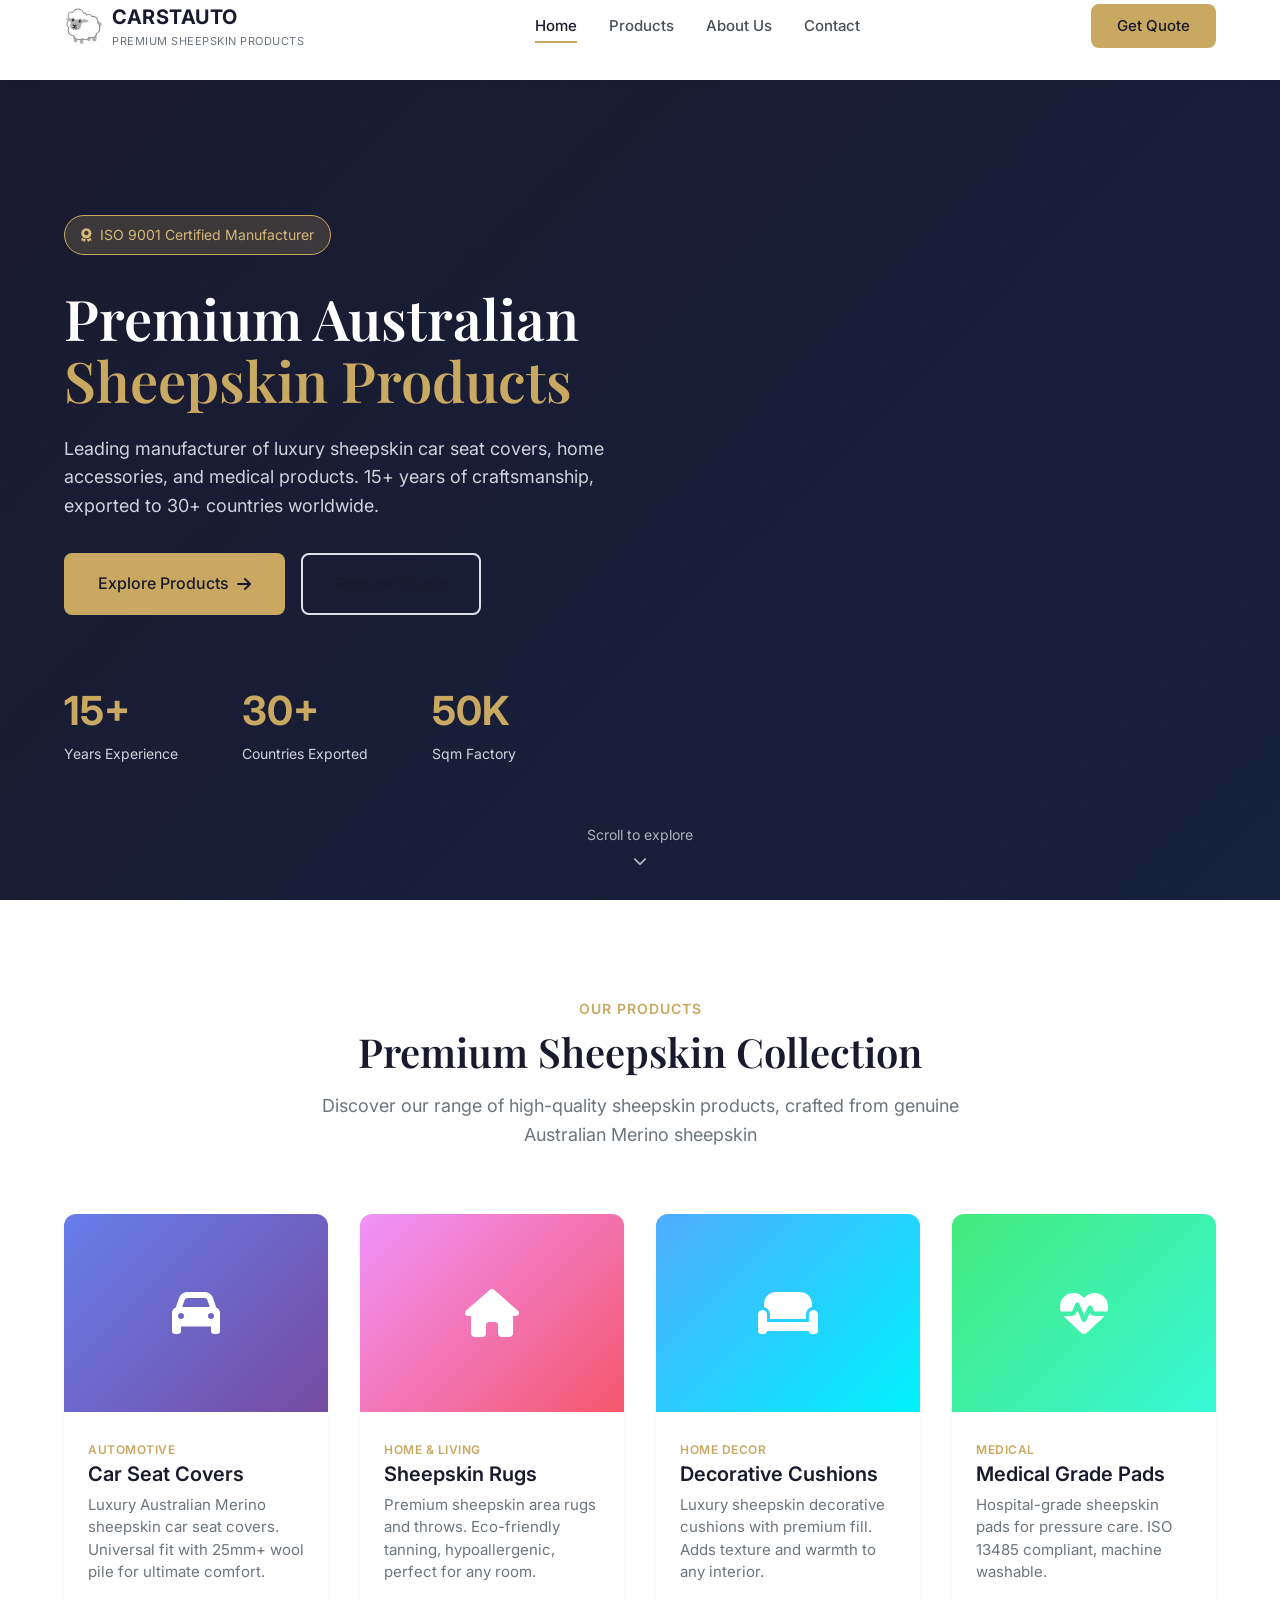
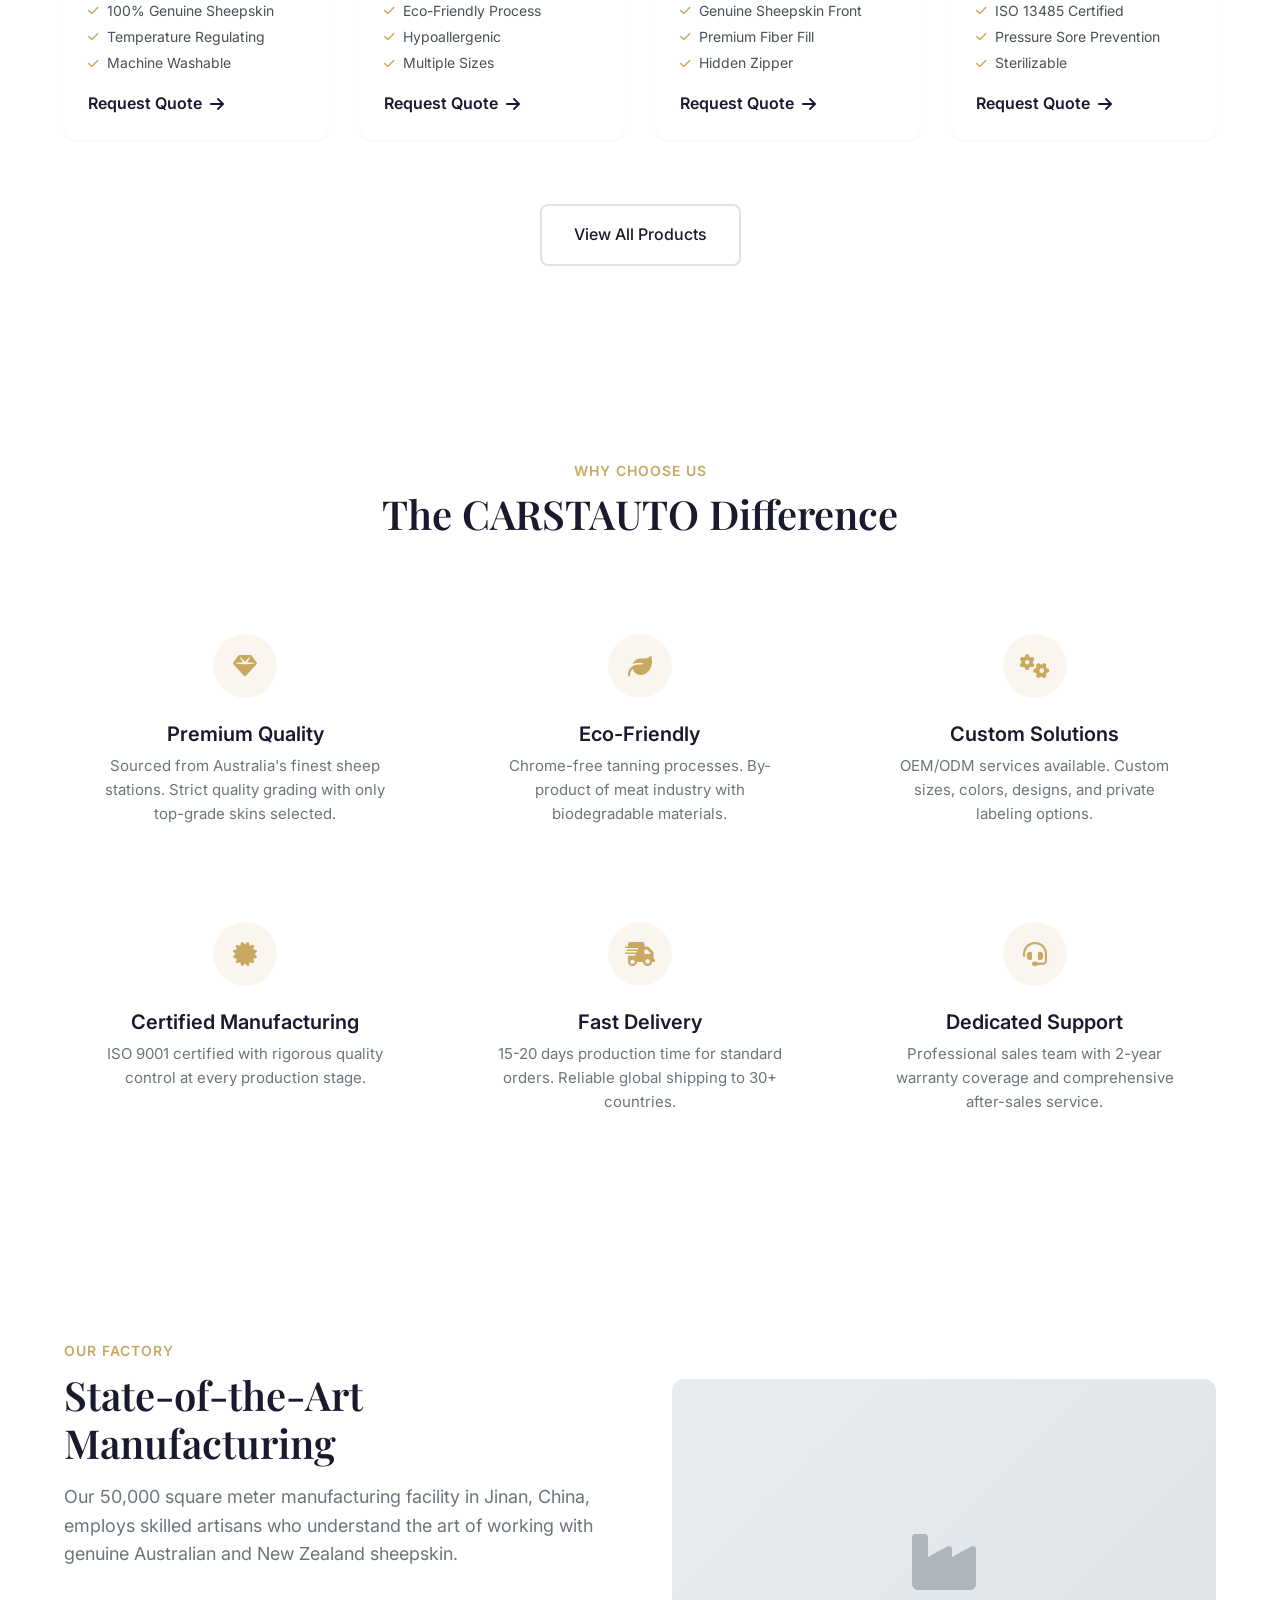
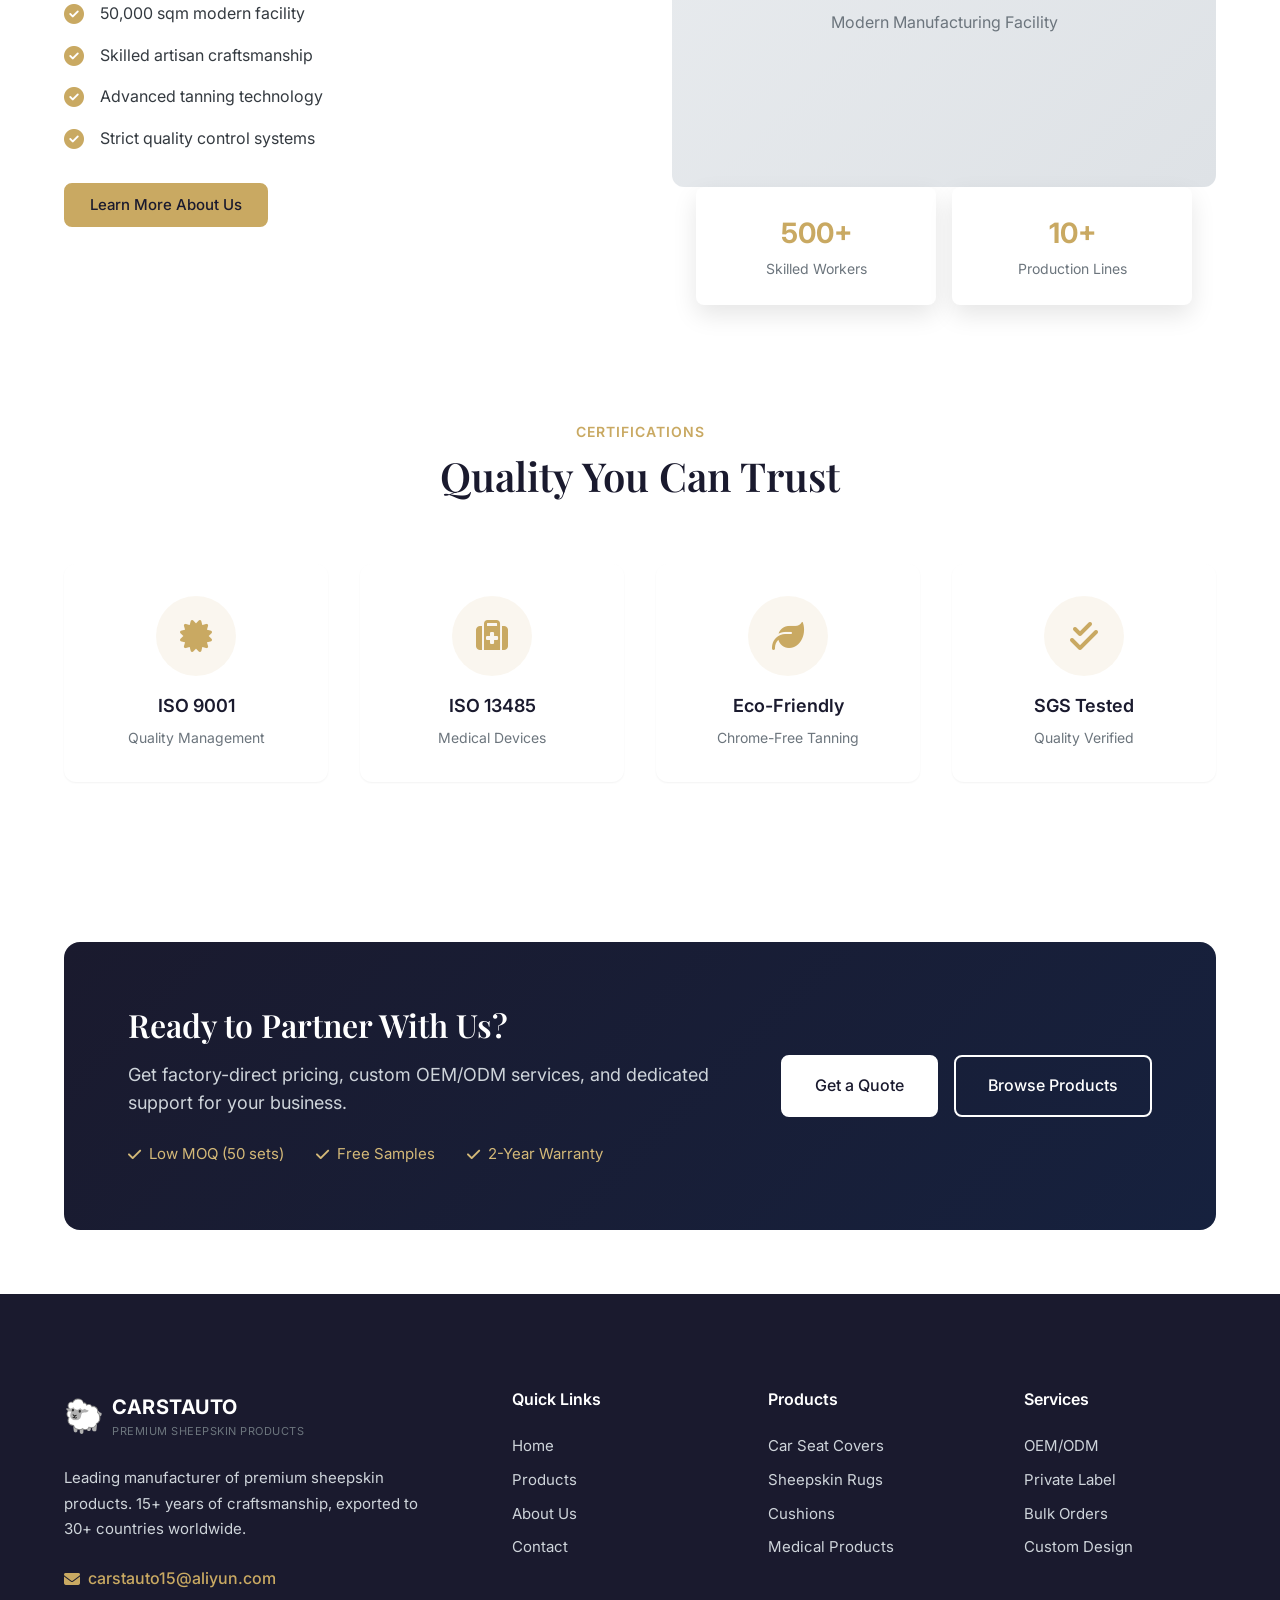
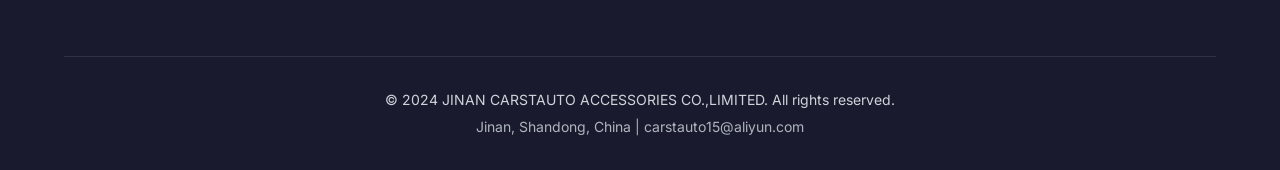
<file: index.html>
<!DOCTYPE html>
<html lang="en">
<head>
    <meta charset="UTF-8">
    <meta name="viewport" content="width=device-width, initial-scale=1.0">
    <title>Premium Sheepskin Products | JINAN CARSTAUTO ACCESSORIES CO.,LIMITED</title>
    <meta name="description" content="Leading manufacturer of premium sheepskin car seat covers, home rugs, and medical products. 15+ years experience, ISO 9001 certified. Wholesale & OEM services.">
    <meta name="keywords" content="sheepskin car seat covers, sheepskin rugs, sheepskin manufacturer, wholesale sheepskin products, Australian sheepskin">
    
    <!-- Open Graph -->
    <meta property="og:title" content="Premium Sheepskin Products | JINAN CARSTAUTO ACCESSORIES">
    <meta property="og:description" content="Leading manufacturer of premium sheepskin products. 15+ years experience, ISO 9001 certified.">
    <meta property="og:type" content="website">
    <meta property="og:url" content="https://www.sheepskin-maker.com">
    
    <!-- Structured Data -->
    <script type="application/ld+json">
    {
        "@context": "https://schema.org",
        "@type": "Organization",
        "name": "JINAN CARSTAUTO ACCESSORIES CO.,LIMITED",
        "url": "https://www.sheepskin-maker.com",
        "logo": "https://www.sheepskin-maker.com/images/logo.png",
        "contactPoint": {
            "@type": "ContactPoint",
            "email": "carstauto15@aliyun.com",
            "contactType": "sales"
        },
        "sameAs": []
    }
    </script>
    
    <link rel="stylesheet" href="css/style.css">
    <link rel="preconnect" href="https://fonts.googleapis.com">
    <link rel="preconnect" href="https://fonts.gstatic.com" crossorigin>
    <link href="https://fonts.googleapis.com/css2?family=Inter:wght@300;400;500;600;700&family=Playfair+Display:wght@400;500;600;700&display=swap" rel="stylesheet">
    <link rel="stylesheet" href="https://cdnjs.cloudflare.com/ajax/libs/font-awesome/6.4.0/css/all.min.css">
</head>
<body>
    <!-- Header -->
    <header class="header" id="header">
        <div class="container">
            <div class="header-inner">
                <a href="index.html" class="logo">
                    <span class="logo-icon">🐑</span>
                    <div class="logo-text">
                        <span class="logo-brand">CARSTAUTO</span>
                        <span class="logo-tagline">Premium Sheepskin Products</span>
                    </div>
                </a>
                
                <nav class="nav" id="nav">
                    <ul class="nav-list">
                        <li><a href="index.html" class="active">Home</a></li>
                        <li><a href="products.html">Products</a></li>
                        <li><a href="about.html">About Us</a></li>
                        <li><a href="contact.html">Contact</a></li>
                    </ul>
                </nav>
                
                <div class="header-actions">
                    <a href="contact.html" class="btn btn-primary">Get Quote</a>
                    <button class="mobile-menu-toggle" id="mobileMenuToggle" aria-label="Toggle menu">
                        <span></span>
                        <span></span>
                        <span></span>
                    </button>
                </div>
            </div>
        </div>
    </header>

    <!-- Hero Section -->
    <section class="hero">
        <div class="hero-bg">
            <div class="hero-pattern"></div>
        </div>
        <div class="container">
            <div class="hero-content">
                <div class="hero-badge">
                    <i class="fas fa-award"></i>
                    <span>ISO 9001 Certified Manufacturer</span>
                </div>
                <h1 class="hero-title">
                    Premium Australian<br>
                    <span class="text-accent">Sheepskin Products</span>
                </h1>
                <p class="hero-description">
                    Leading manufacturer of luxury sheepskin car seat covers, home accessories, and medical products. 
                    15+ years of craftsmanship, exported to 30+ countries worldwide.
                </p>
                <div class="hero-cta">
                    <a href="products.html" class="btn btn-primary btn-lg">
                        <span>Explore Products</span>
                        <i class="fas fa-arrow-right"></i>
                    </a>
                    <a href="contact.html" class="btn btn-outline btn-lg">
                        <span>Request Quote</span>
                    </a>
                </div>
                <div class="hero-stats">
                    <div class="stat-item">
                        <span class="stat-number">15+</span>
                        <span class="stat-label">Years Experience</span>
                    </div>
                    <div class="stat-item">
                        <span class="stat-number">30+</span>
                        <span class="stat-label">Countries Exported</span>
                    </div>
                    <div class="stat-item">
                        <span class="stat-number">50K</span>
                        <span class="stat-label">Sqm Factory</span>
                    </div>
                </div>
            </div>
        </div>
        <div class="hero-scroll">
            <span>Scroll to explore</span>
            <i class="fas fa-chevron-down"></i>
        </div>
    </section>

    <!-- Featured Products -->
    <section class="section section-featured" id="products">
        <div class="container">
            <div class="section-header">
                <span class="section-tag">Our Products</span>
                <h2 class="section-title">Premium Sheepskin Collection</h2>
                <p class="section-description">
                    Discover our range of high-quality sheepskin products, crafted from genuine Australian Merino sheepskin
                </p>
            </div>
            
            <div class="products-grid">
                <!-- Product 1 -->
                <article class="product-card">
                    <div class="product-image">
                        <div class="product-placeholder product-car">
                            <i class="fas fa-car"></i>
                        </div>
                        <div class="product-overlay">
                            <a href="products.html#car-seat-covers" class="btn btn-white">View Details</a>
                        </div>
                    </div>
                    <div class="product-content">
                        <span class="product-category">Automotive</span>
                        <h3 class="product-title">Car Seat Covers</h3>
                        <p class="product-description">
                            Luxury Australian Merino sheepskin car seat covers. Universal fit with 25mm+ wool pile for ultimate comfort.
                        </p>
                        <ul class="product-features">
                            <li><i class="fas fa-check"></i> 100% Genuine Sheepskin</li>
                            <li><i class="fas fa-check"></i> Temperature Regulating</li>
                            <li><i class="fas fa-check"></i> Machine Washable</li>
                        </ul>
                        <a href="contact.html" class="product-link">Request Quote <i class="fas fa-arrow-right"></i></a>
                    </div>
                </article>
                
                <!-- Product 2 -->
                <article class="product-card">
                    <div class="product-image">
                        <div class="product-placeholder product-home">
                            <i class="fas fa-home"></i>
                        </div>
                        <div class="product-overlay">
                            <a href="products.html#home-rugs" class="btn btn-white">View Details</a>
                        </div>
                    </div>
                    <div class="product-content">
                        <span class="product-category">Home & Living</span>
                        <h3 class="product-title">Sheepskin Rugs</h3>
                        <p class="product-description">
                            Premium sheepskin area rugs and throws. Eco-friendly tanning, hypoallergenic, perfect for any room.
                        </p>
                        <ul class="product-features">
                            <li><i class="fas fa-check"></i> Eco-Friendly Process</li>
                            <li><i class="fas fa-check"></i> Hypoallergenic</li>
                            <li><i class="fas fa-check"></i> Multiple Sizes</li>
                        </ul>
                        <a href="contact.html" class="product-link">Request Quote <i class="fas fa-arrow-right"></i></a>
                    </div>
                </article>
                
                <!-- Product 3 -->
                <article class="product-card">
                    <div class="product-image">
                        <div class="product-placeholder product-cushion">
                            <i class="fas fa-couch"></i>
                        </div>
                        <div class="product-overlay">
                            <a href="products.html#cushions" class="btn btn-white">View Details</a>
                        </div>
                    </div>
                    <div class="product-content">
                        <span class="product-category">Home Decor</span>
                        <h3 class="product-title">Decorative Cushions</h3>
                        <p class="product-description">
                            Luxury sheepskin decorative cushions with premium fill. Adds texture and warmth to any interior.
                        </p>
                        <ul class="product-features">
                            <li><i class="fas fa-check"></i> Genuine Sheepskin Front</li>
                            <li><i class="fas fa-check"></i> Premium Fiber Fill</li>
                            <li><i class="fas fa-check"></i> Hidden Zipper</li>
                        </ul>
                        <a href="contact.html" class="product-link">Request Quote <i class="fas fa-arrow-right"></i></a>
                    </div>
                </article>
                
                <!-- Product 4 -->
                <article class="product-card">
                    <div class="product-image">
                        <div class="product-placeholder product-medical">
                            <i class="fas fa-heartbeat"></i>
                        </div>
                        <div class="product-overlay">
                            <a href="products.html#medical" class="btn btn-white">View Details</a>
                        </div>
                    </div>
                    <div class="product-content">
                        <span class="product-category">Medical</span>
                        <h3 class="product-title">Medical Grade Pads</h3>
                        <p class="product-description">
                            Hospital-grade sheepskin pads for pressure care. ISO 13485 compliant, machine washable.
                        </p>
                        <ul class="product-features">
                            <li><i class="fas fa-check"></i> ISO 13485 Certified</li>
                            <li><i class="fas fa-check"></i> Pressure Sore Prevention</li>
                            <li><i class="fas fa-check"></i> Sterilizable</li>
                        </ul>
                        <a href="contact.html" class="product-link">Request Quote <i class="fas fa-arrow-right"></i></a>
                    </div>
                </article>
            </div>
            
            <div class="section-footer">
                <a href="products.html" class="btn btn-outline btn-lg">View All Products</a>
            </div>
        </div>
    </section>

    <!-- Why Choose Us -->
    <section class="section section-why">
        <div class="container">
            <div class="section-header">
                <span class="section-tag">Why Choose Us</span>
                <h2 class="section-title">The CARSTAUTO Difference</h2>
            </div>
            
            <div class="features-grid">
                <div class="feature-card">
                    <div class="feature-icon">
                        <i class="fas fa-gem"></i>
                    </div>
                    <h3 class="feature-title">Premium Quality</h3>
                    <p class="feature-description">
                        Sourced from Australia's finest sheep stations. Strict quality grading with only top-grade skins selected.
                    </p>
                </div>
                
                <div class="feature-card">
                    <div class="feature-icon">
                        <i class="fas fa-leaf"></i>
                    </div>
                    <h3 class="feature-title">Eco-Friendly</h3>
                    <p class="feature-description">
                        Chrome-free tanning processes. By-product of meat industry with biodegradable materials.
                    </p>
                </div>
                
                <div class="feature-card">
                    <div class="feature-icon">
                        <i class="fas fa-cogs"></i>
                    </div>
                    <h3 class="feature-title">Custom Solutions</h3>
                    <p class="feature-description">
                        OEM/ODM services available. Custom sizes, colors, designs, and private labeling options.
                    </p>
                </div>
                
                <div class="feature-card">
                    <div class="feature-icon">
                        <i class="fas fa-certificate"></i>
                    </div>
                    <h3 class="feature-title">Certified Manufacturing</h3>
                    <p class="feature-description">
                        ISO 9001 certified with rigorous quality control at every production stage.
                    </p>
                </div>
                
                <div class="feature-card">
                    <div class="feature-icon">
                        <i class="fas fa-shipping-fast"></i>
                    </div>
                    <h3 class="feature-title">Fast Delivery</h3>
                    <p class="feature-description">
                        15-20 days production time for standard orders. Reliable global shipping to 30+ countries.
                    </p>
                </div>
                
                <div class="feature-card">
                    <div class="feature-icon">
                        <i class="fas fa-headset"></i>
                    </div>
                    <h3 class="feature-title">Dedicated Support</h3>
                    <p class="feature-description">
                        Professional sales team with 2-year warranty coverage and comprehensive after-sales service.
                    </p>
                </div>
            </div>
        </div>
    </section>

    <!-- Factory Section -->
    <section class="section section-factory">
        <div class="container">
            <div class="factory-grid">
                <div class="factory-content">
                    <span class="section-tag">Our Factory</span>
                    <h2 class="section-title">State-of-the-Art Manufacturing</h2>
                    <p class="factory-description">
                        Our 50,000 square meter manufacturing facility in Jinan, China, employs skilled artisans who understand the art of working with genuine Australian and New Zealand sheepskin.
                    </p>
                    <ul class="factory-features">
                        <li>
                            <i class="fas fa-check-circle"></i>
                            <span>50,000 sqm modern facility</span>
                        </li>
                        <li>
                            <i class="fas fa-check-circle"></i>
                            <span>Skilled artisan craftsmanship</span>
                        </li>
                        <li>
                            <i class="fas fa-check-circle"></i>
                            <span>Advanced tanning technology</span>
                        </li>
                        <li>
                            <i class="fas fa-check-circle"></i>
                            <span>Strict quality control systems</span>
                        </li>
                    </ul>
                    <a href="about.html" class="btn btn-primary">Learn More About Us</a>
                </div>
                <div class="factory-visual">
                    <div class="factory-image">
                        <div class="factory-placeholder">
                            <i class="fas fa-industry"></i>
                            <span>Modern Manufacturing Facility</span>
                        </div>
                    </div>
                    <div class="factory-stats">
                        <div class="factory-stat">
                            <span class="factory-stat-number">500+</span>
                            <span class="factory-stat-label">Skilled Workers</span>
                        </div>
                        <div class="factory-stat">
                            <span class="factory-stat-number">10+</span>
                            <span class="factory-stat-label">Production Lines</span>
                        </div>
                    </div>
                </div>
            </div>
        </div>
    </section>

    <!-- Certifications -->
    <section class="section section-certifications">
        <div class="container">
            <div class="section-header">
                <span class="section-tag">Certifications</span>
                <h2 class="section-title">Quality You Can Trust</h2>
            </div>
            
            <div class="certifications-grid">
                <div class="certification-item">
                    <div class="certification-badge">
                        <i class="fas fa-certificate"></i>
                    </div>
                    <span class="certification-name">ISO 9001</span>
                    <span class="certification-desc">Quality Management</span>
                </div>
                <div class="certification-item">
                    <div class="certification-badge">
                        <i class="fas fa-medkit"></i>
                    </div>
                    <span class="certification-name">ISO 13485</span>
                    <span class="certification-desc">Medical Devices</span>
                </div>
                <div class="certification-item">
                    <div class="certification-badge">
                        <i class="fas fa-leaf"></i>
                    </div>
                    <span class="certification-name">Eco-Friendly</span>
                    <span class="certification-desc">Chrome-Free Tanning</span>
                </div>
                <div class="certification-item">
                    <div class="certification-badge">
                        <i class="fas fa-check-double"></i>
                    </div>
                    <span class="certification-name">SGS Tested</span>
                    <span class="certification-desc">Quality Verified</span>
                </div>
            </div>
        </div>
    </section>

    <!-- CTA Section -->
    <section class="section section-cta">
        <div class="container">
            <div class="cta-box">
                <div class="cta-content">
                    <h2 class="cta-title">Ready to Partner With Us?</h2>
                    <p class="cta-description">
                        Get factory-direct pricing, custom OEM/ODM services, and dedicated support for your business.
                    </p>
                    <div class="cta-benefits">
                        <span><i class="fas fa-check"></i> Low MOQ (50 sets)</span>
                        <span><i class="fas fa-check"></i> Free Samples</span>
                        <span><i class="fas fa-check"></i> 2-Year Warranty</span>
                    </div>
                </div>
                <div class="cta-actions">
                    <a href="contact.html" class="btn btn-white btn-lg">Get a Quote</a>
                    <a href="products.html" class="btn btn-outline-white btn-lg">Browse Products</a>
                </div>
            </div>
        </div>
    </section>

    <!-- Footer -->
    <footer class="footer">
        <div class="container">
            <div class="footer-grid">
                <div class="footer-brand">
                    <a href="index.html" class="logo">
                        <span class="logo-icon">🐑</span>
                        <div class="logo-text">
                            <span class="logo-brand">CARSTAUTO</span>
                            <span class="logo-tagline">Premium Sheepskin Products</span>
                        </div>
                    </a>
                    <p class="footer-description">
                        Leading manufacturer of premium sheepskin products. 15+ years of craftsmanship, exported to 30+ countries worldwide.
                    </p>
                    <div class="footer-contact">
                        <a href="mailto:carstauto15@aliyun.com">
                            <i class="fas fa-envelope"></i>
                            carstauto15@aliyun.com
                        </a>
                    </div>
                </div>
                
                <div class="footer-links">
                    <h4 class="footer-title">Quick Links</h4>
                    <ul>
                        <li><a href="index.html">Home</a></li>
                        <li><a href="products.html">Products</a></li>
                        <li><a href="about.html">About Us</a></li>
                        <li><a href="contact.html">Contact</a></li>
                    </ul>
                </div>
                
                <div class="footer-links">
                    <h4 class="footer-title">Products</h4>
                    <ul>
                        <li><a href="products.html#car-seat-covers">Car Seat Covers</a></li>
                        <li><a href="products.html#home-rugs">Sheepskin Rugs</a></li>
                        <li><a href="products.html#cushions">Cushions</a></li>
                        <li><a href="products.html#medical">Medical Products</a></li>
                    </ul>
                </div>
                
                <div class="footer-links">
                    <h4 class="footer-title">Services</h4>
                    <ul>
                        <li><a href="contact.html">OEM/ODM</a></li>
                        <li><a href="contact.html">Private Label</a></li>
                        <li><a href="contact.html">Bulk Orders</a></li>
                        <li><a href="contact.html">Custom Design</a></li>
                    </ul>
                </div>
            </div>
            
            <div class="footer-bottom">
                <p class="copyright">
                    © 2024 JINAN CARSTAUTO ACCESSORIES CO.,LIMITED. All rights reserved.
                </p>
                <p class="footer-address">
                    Jinan, Shandong, China | carstauto15@aliyun.com
                </p>
            </div>
        </div>
    </footer>

    <script src="js/main.js"></script>
</body>
</html>
</file>
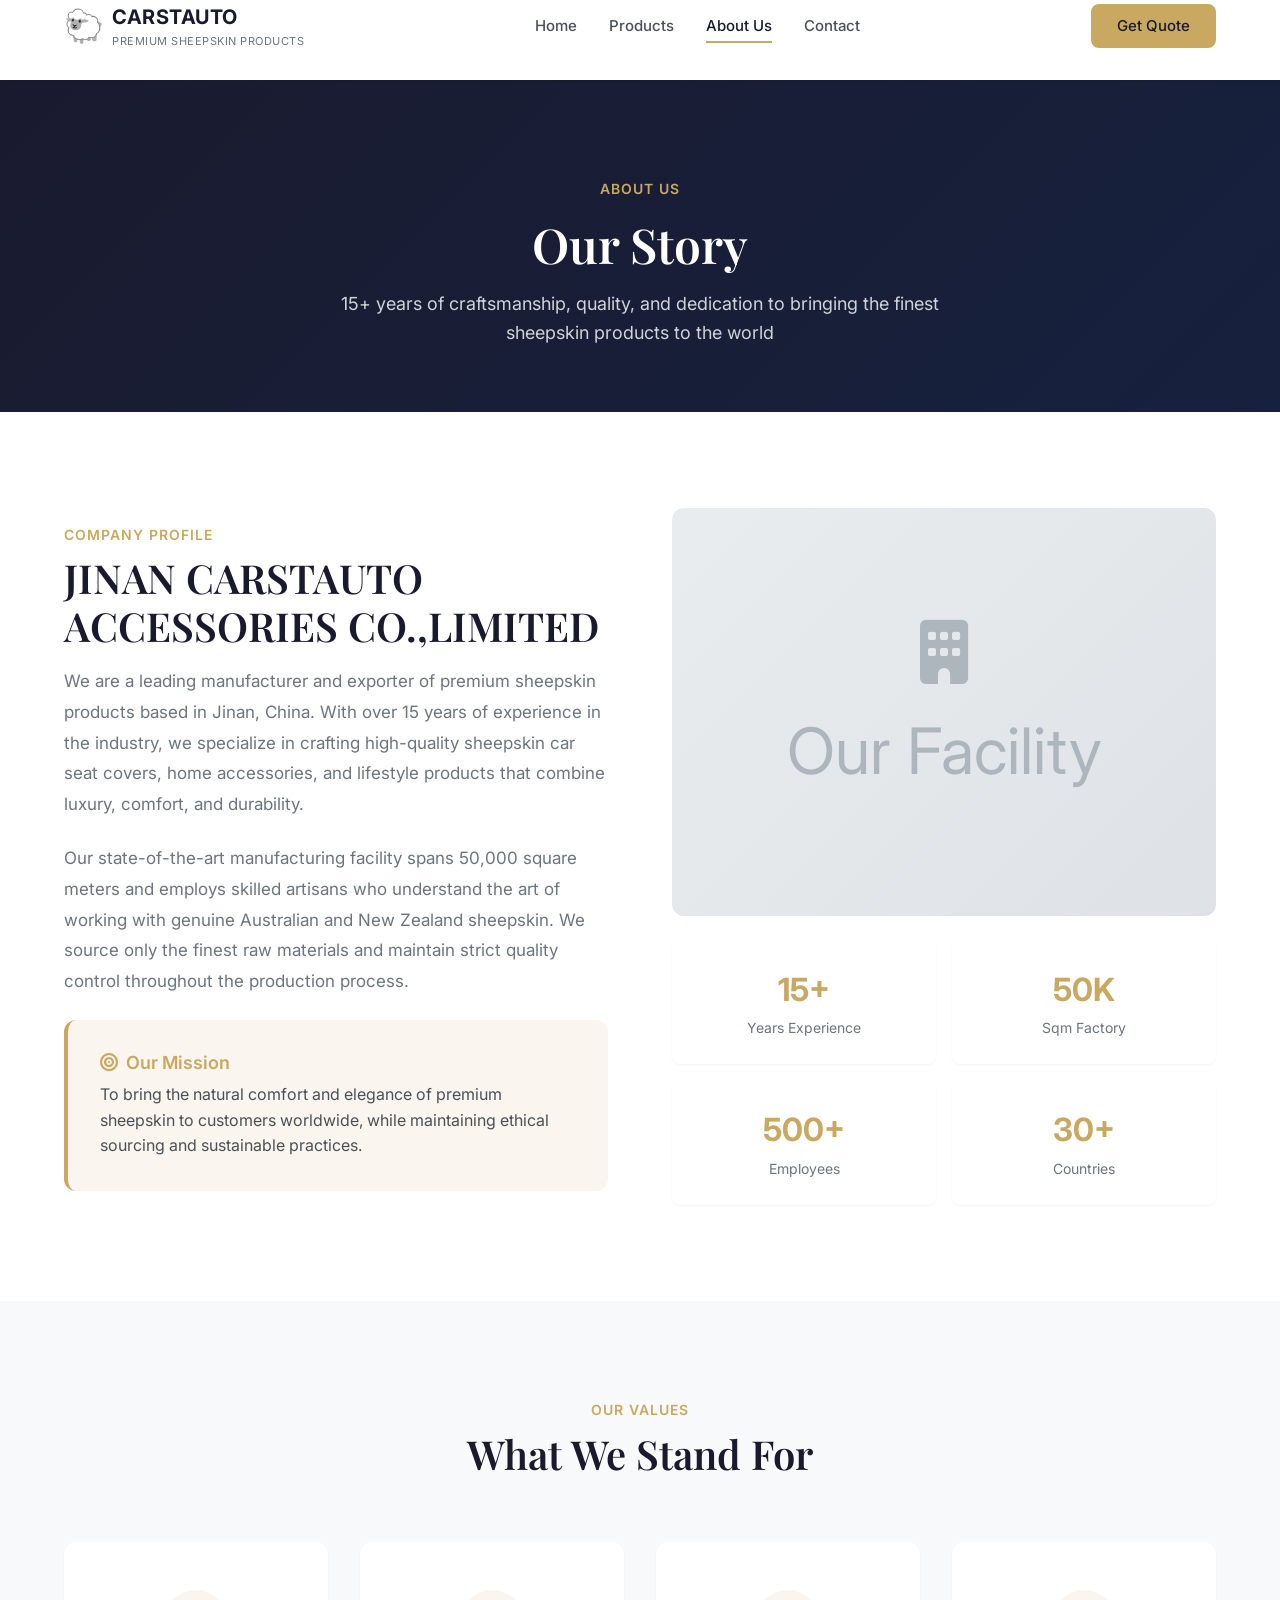
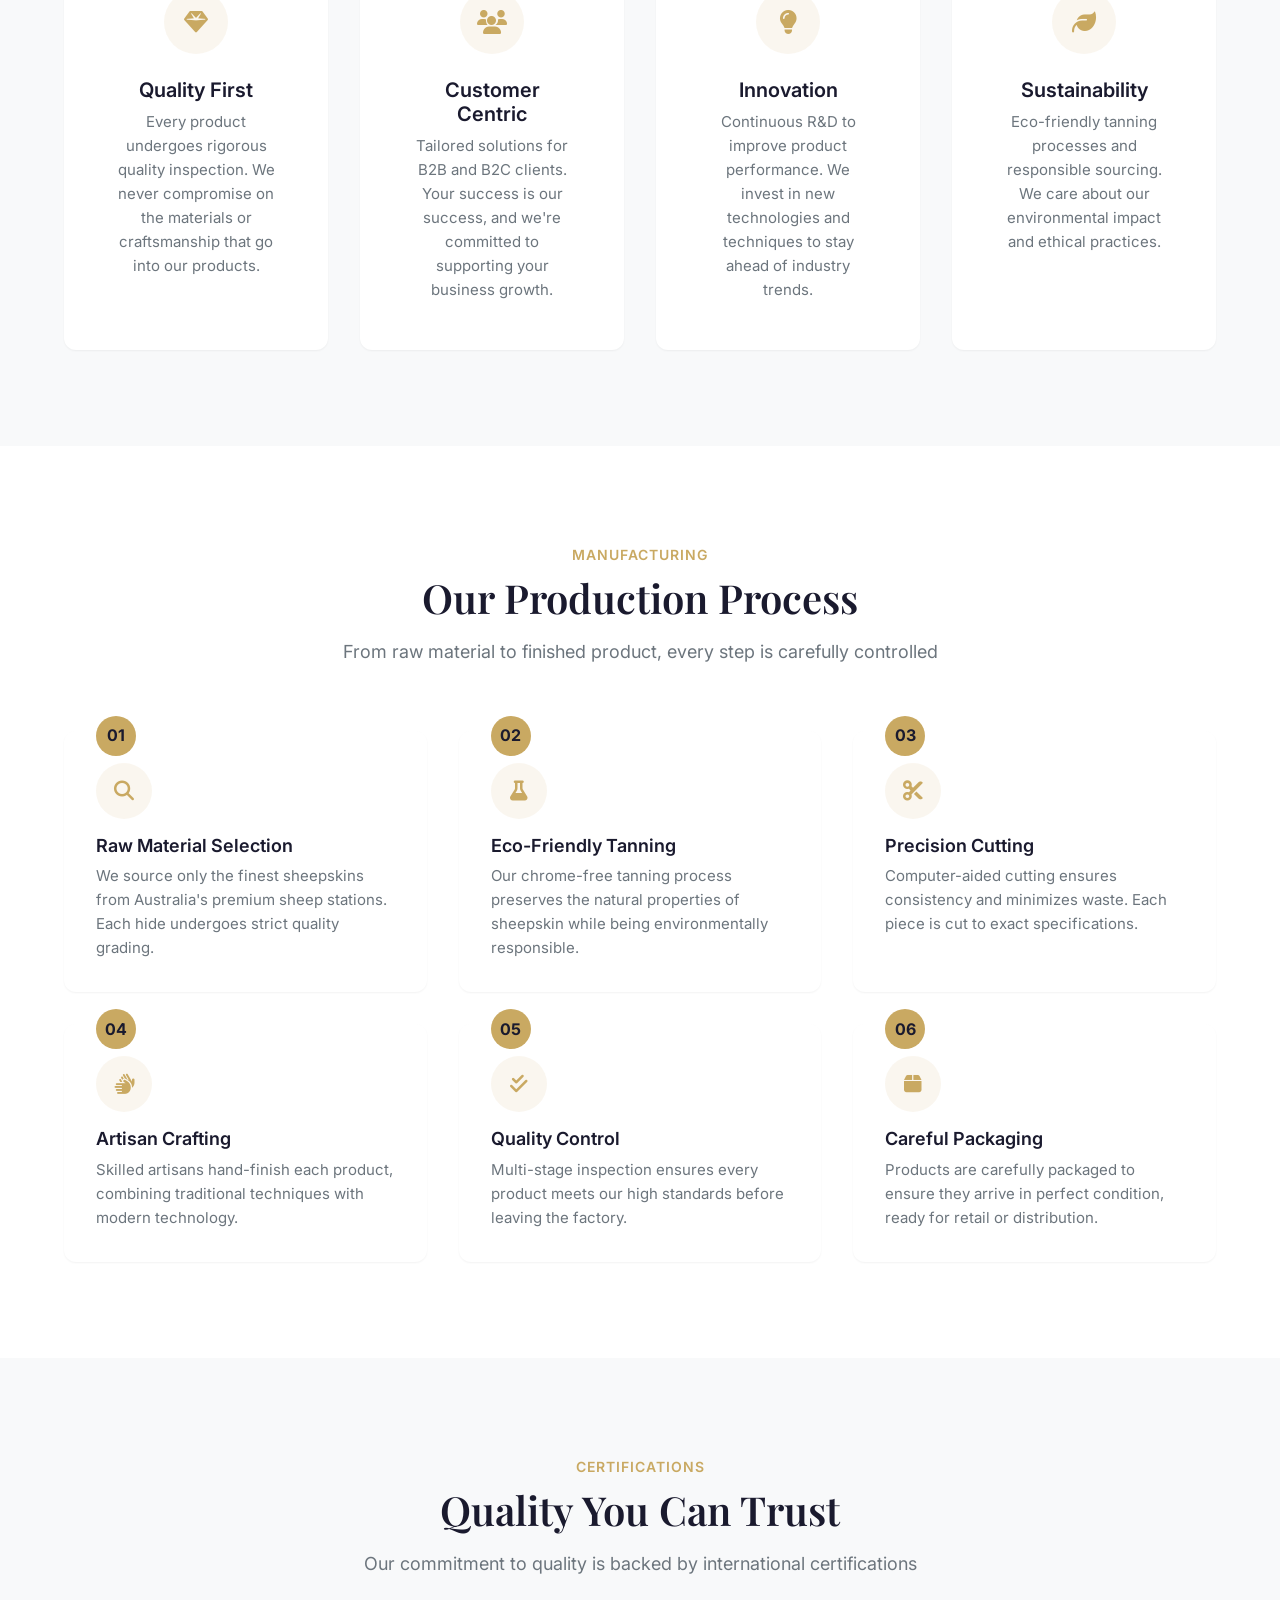
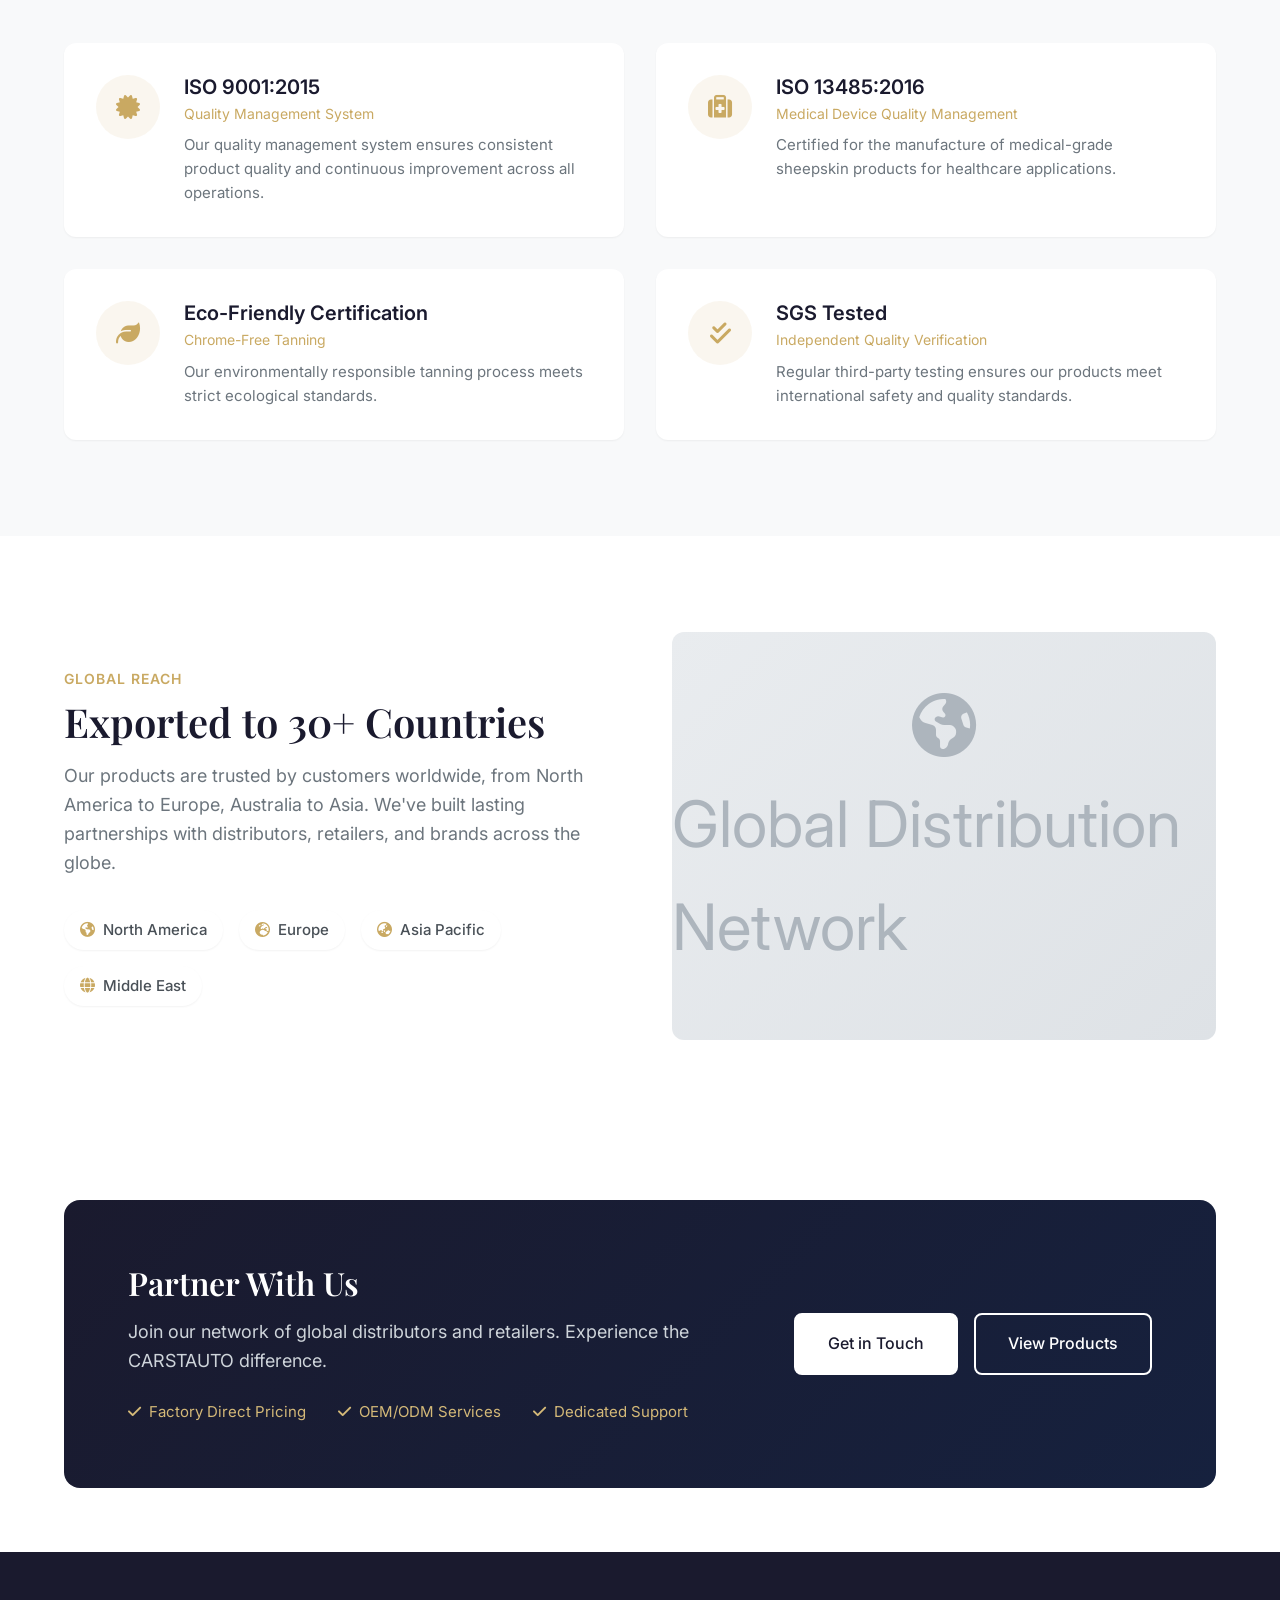
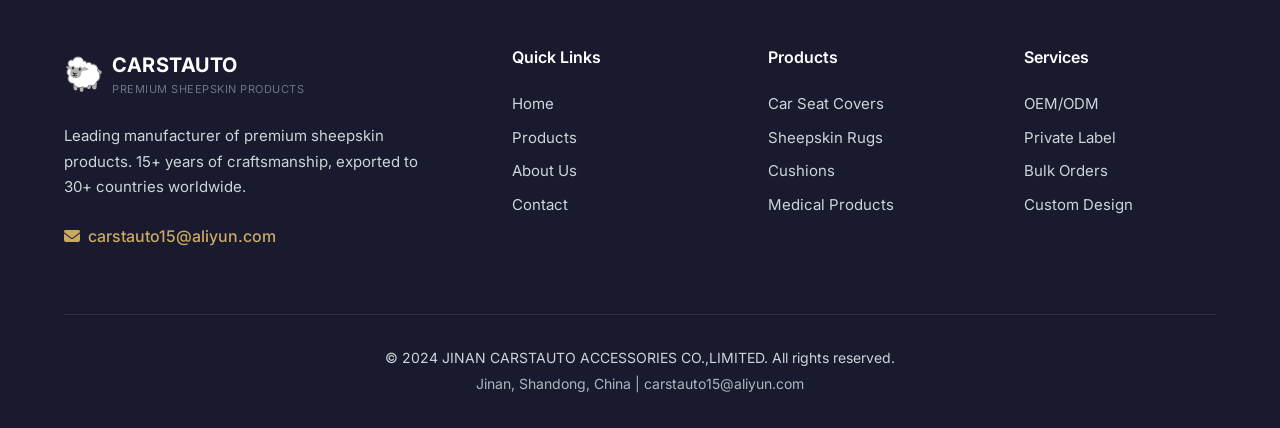
<file: about.html>
<!DOCTYPE html>
<html lang="en">
<head>
    <meta charset="UTF-8">
    <meta name="viewport" content="width=device-width, initial-scale=1.0">
    <title>About Us | JINAN CARSTAUTO ACCESSORIES CO.,LIMITED</title>
    <meta name="description" content="Learn about JINAN CARSTAUTO ACCESSORIES - 15+ years of premium sheepskin manufacturing. ISO 9001 certified, exported to 30+ countries.">
    <meta name="keywords" content="sheepskin manufacturer, sheepskin factory China, CARSTAUTO, sheepskin company">
    
    <!-- Open Graph -->
    <meta property="og:title" content="About Us | CARSTAUTO Sheepskin Products">
    <meta property="og:description" content="15+ years of premium sheepskin manufacturing excellence. ISO 9001 certified.">
    <meta property="og:type" content="business.business">
    
    <!-- Structured Data -->
    <script type="application/ld+json">
    {
        "@context": "https://schema.org",
        "@type": "Organization",
        "name": "JINAN CARSTAUTO ACCESSORIES CO.,LIMITED",
        "description": "Leading manufacturer of premium sheepskin products",
        "url": "https://www.sheepskin-maker.com",
        "foundingDate": "2009",
        "address": {
            "@type": "PostalAddress",
            "addressLocality": "Jinan",
            "addressRegion": "Shandong",
            "addressCountry": "CN"
        },
        "contactPoint": {
            "@type": "ContactPoint",
            "email": "carstauto15@aliyun.com",
            "contactType": "sales"
        }
    }
    </script>
    
    <link rel="stylesheet" href="css/style.css">
    <link rel="preconnect" href="https://fonts.googleapis.com">
    <link rel="preconnect" href="https://fonts.gstatic.com" crossorigin>
    <link href="https://fonts.googleapis.com/css2?family=Inter:wght@300;400;500;600;700&family=Playfair+Display:wght@400;500;600;700&display=swap" rel="stylesheet">
    <link rel="stylesheet" href="https://cdnjs.cloudflare.com/ajax/libs/font-awesome/6.4.0/css/all.min.css">
</head>
<body>
    <!-- Header -->
    <header class="header" id="header">
        <div class="container">
            <div class="header-inner">
                <a href="index.html" class="logo">
                    <span class="logo-icon">🐑</span>
                    <div class="logo-text">
                        <span class="logo-brand">CARSTAUTO</span>
                        <span class="logo-tagline">Premium Sheepskin Products</span>
                    </div>
                </a>
                
                <nav class="nav" id="nav">
                    <ul class="nav-list">
                        <li><a href="index.html">Home</a></li>
                        <li><a href="products.html">Products</a></li>
                        <li><a href="about.html" class="active">About Us</a></li>
                        <li><a href="contact.html">Contact</a></li>
                    </ul>
                </nav>
                
                <div class="header-actions">
                    <a href="contact.html" class="btn btn-primary">Get Quote</a>
                    <button class="mobile-menu-toggle" id="mobileMenuToggle" aria-label="Toggle menu">
                        <span></span>
                        <span></span>
                        <span></span>
                    </button>
                </div>
            </div>
        </div>
    </header>

    <!-- Page Header -->
    <section class="page-header page-header-about">
        <div class="container">
            <div class="page-header-content">
                <span class="page-tag">About Us</span>
                <h1 class="page-title">Our Story</h1>
                <p class="page-description">
                    15+ years of craftsmanship, quality, and dedication to bringing the finest sheepskin products to the world
                </p>
            </div>
        </div>
    </section>

    <!-- Company Overview -->
    <section class="section section-about">
        <div class="container">
            <div class="about-grid">
                <div class="about-content">
                    <span class="section-tag">Company Profile</span>
                    <h2 class="section-title">JINAN CARSTAUTO ACCESSORIES CO.,LIMITED</h2>
                    <p class="about-text">
                        We are a leading manufacturer and exporter of premium sheepskin products based in Jinan, China. With over 15 years of experience in the industry, we specialize in crafting high-quality sheepskin car seat covers, home accessories, and lifestyle products that combine luxury, comfort, and durability.
                    </p>
                    <p class="about-text">
                        Our state-of-the-art manufacturing facility spans 50,000 square meters and employs skilled artisans who understand the art of working with genuine Australian and New Zealand sheepskin. We source only the finest raw materials and maintain strict quality control throughout the production process.
                    </p>
                    
                    <div class="about-mission">
                        <h3><i class="fas fa-bullseye"></i> Our Mission</h3>
                        <p>To bring the natural comfort and elegance of premium sheepskin to customers worldwide, while maintaining ethical sourcing and sustainable practices.</p>
                    </div>
                </div>
                
                <div class="about-visual">
                    <div class="about-image-main">
                        <div class="about-placeholder">
                            <i class="fas fa-building"></i>
                            <span>Our Facility</span>
                        </div>
                    </div>
                    <div class="about-stats-grid">
                        <div class="about-stat">
                            <span class="about-stat-number">15+</span>
                            <span class="about-stat-label">Years Experience</span>
                        </div>
                        <div class="about-stat">
                            <span class="about-stat-number">50K</span>
                            <span class="about-stat-label">Sqm Factory</span>
                        </div>
                        <div class="about-stat">
                            <span class="about-stat-number">500+</span>
                            <span class="about-stat-label">Employees</span>
                        </div>
                        <div class="about-stat">
                            <span class="about-stat-number">30+</span>
                            <span class="about-stat-label">Countries</span>
                        </div>
                    </div>
                </div>
            </div>
        </div>
    </section>

    <!-- Values Section -->
    <section class="section section-values section-alt">
        <div class="container">
            <div class="section-header">
                <span class="section-tag">Our Values</span>
                <h2 class="section-title">What We Stand For</h2>
            </div>
            
            <div class="values-grid">
                <div class="value-card">
                    <div class="value-icon">
                        <i class="fas fa-gem"></i>
                    </div>
                    <h3 class="value-title">Quality First</h3>
                    <p class="value-description">
                        Every product undergoes rigorous quality inspection. We never compromise on the materials or craftsmanship that go into our products.
                    </p>
                </div>
                
                <div class="value-card">
                    <div class="value-icon">
                        <i class="fas fa-users"></i>
                    </div>
                    <h3 class="value-title">Customer Centric</h3>
                    <p class="value-description">
                        Tailored solutions for B2B and B2C clients. Your success is our success, and we're committed to supporting your business growth.
                    </p>
                </div>
                
                <div class="value-card">
                    <div class="value-icon">
                        <i class="fas fa-lightbulb"></i>
                    </div>
                    <h3 class="value-title">Innovation</h3>
                    <p class="value-description">
                        Continuous R&D to improve product performance. We invest in new technologies and techniques to stay ahead of industry trends.
                    </p>
                </div>
                
                <div class="value-card">
                    <div class="value-icon">
                        <i class="fas fa-leaf"></i>
                    </div>
                    <h3 class="value-title">Sustainability</h3>
                    <p class="value-description">
                        Eco-friendly tanning processes and responsible sourcing. We care about our environmental impact and ethical practices.
                    </p>
                </div>
            </div>
        </div>
    </section>

    <!-- Manufacturing Process -->
    <section class="section section-process">
        <div class="container">
            <div class="section-header">
                <span class="section-tag">Manufacturing</span>
                <h2 class="section-title">Our Production Process</h2>
                <p class="section-description">
                    From raw material to finished product, every step is carefully controlled
                </p>
            </div>
            
            <div class="process-timeline">
                <div class="process-step">
                    <div class="process-number">01</div>
                    <div class="process-content">
                        <div class="process-icon">
                            <i class="fas fa-search"></i>
                        </div>
                        <h3 class="process-title">Raw Material Selection</h3>
                        <p class="process-description">
                            We source only the finest sheepskins from Australia's premium sheep stations. Each hide undergoes strict quality grading.
                        </p>
                    </div>
                </div>
                
                <div class="process-step">
                    <div class="process-number">02</div>
                    <div class="process-content">
                        <div class="process-icon">
                            <i class="fas fa-flask"></i>
                        </div>
                        <h3 class="process-title">Eco-Friendly Tanning</h3>
                        <p class="process-description">
                            Our chrome-free tanning process preserves the natural properties of sheepskin while being environmentally responsible.
                        </p>
                    </div>
                </div>
                
                <div class="process-step">
                    <div class="process-number">03</div>
                    <div class="process-content">
                        <div class="process-icon">
                            <i class="fas fa-cut"></i>
                        </div>
                        <h3 class="process-title">Precision Cutting</h3>
                        <p class="process-description">
                            Computer-aided cutting ensures consistency and minimizes waste. Each piece is cut to exact specifications.
                        </p>
                    </div>
                </div>
                
                <div class="process-step">
                    <div class="process-number">04</div>
                    <div class="process-content">
                        <div class="process-icon">
                            <i class="fas fa-hands"></i>
                        </div>
                        <h3 class="process-title">Artisan Crafting</h3>
                        <p class="process-description">
                            Skilled artisans hand-finish each product, combining traditional techniques with modern technology.
                        </p>
                    </div>
                </div>
                
                <div class="process-step">
                    <div class="process-number">05</div>
                    <div class="process-content">
                        <div class="process-icon">
                            <i class="fas fa-check-double"></i>
                        </div>
                        <h3 class="process-title">Quality Control</h3>
                        <p class="process-description">
                            Multi-stage inspection ensures every product meets our high standards before leaving the factory.
                        </p>
                    </div>
                </div>
                
                <div class="process-step">
                    <div class="process-number">06</div>
                    <div class="process-content">
                        <div class="process-icon">
                            <i class="fas fa-box"></i>
                        </div>
                        <h3 class="process-title">Careful Packaging</h3>
                        <p class="process-description">
                            Products are carefully packaged to ensure they arrive in perfect condition, ready for retail or distribution.
                        </p>
                    </div>
                </div>
            </div>
        </div>
    </section>

    <!-- Certifications -->
    <section class="section section-certifications section-alt">
        <div class="container">
            <div class="section-header">
                <span class="section-tag">Certifications</span>
                <h2 class="section-title">Quality You Can Trust</h2>
                <p class="section-description">
                    Our commitment to quality is backed by international certifications
                </p>
            </div>
            
            <div class="certifications-detail">
                <div class="certification-detail-card">
                    <div class="certification-detail-icon">
                        <i class="fas fa-certificate"></i>
                    </div>
                    <div class="certification-detail-content">
                        <h3>ISO 9001:2015</h3>
                        <span class="certification-detail-subtitle">Quality Management System</span>
                        <p>Our quality management system ensures consistent product quality and continuous improvement across all operations.</p>
                    </div>
                </div>
                
                <div class="certification-detail-card">
                    <div class="certification-detail-icon">
                        <i class="fas fa-medkit"></i>
                    </div>
                    <div class="certification-detail-content">
                        <h3>ISO 13485:2016</h3>
                        <span class="certification-detail-subtitle">Medical Device Quality Management</span>
                        <p>Certified for the manufacture of medical-grade sheepskin products for healthcare applications.</p>
                    </div>
                </div>
                
                <div class="certification-detail-card">
                    <div class="certification-detail-icon">
                        <i class="fas fa-leaf"></i>
                    </div>
                    <div class="certification-detail-content">
                        <h3>Eco-Friendly Certification</h3>
                        <span class="certification-detail-subtitle">Chrome-Free Tanning</span>
                        <p>Our environmentally responsible tanning process meets strict ecological standards.</p>
                    </div>
                </div>
                
                <div class="certification-detail-card">
                    <div class="certification-detail-icon">
                        <i class="fas fa-check-double"></i>
                    </div>
                    <div class="certification-detail-content">
                        <h3>SGS Tested</h3>
                        <span class="certification-detail-subtitle">Independent Quality Verification</span>
                        <p>Regular third-party testing ensures our products meet international safety and quality standards.</p>
                    </div>
                </div>
            </div>
        </div>
    </section>

    <!-- Global Reach -->
    <section class="section section-global">
        <div class="container">
            <div class="global-grid">
                <div class="global-content">
                    <span class="section-tag">Global Reach</span>
                    <h2 class="section-title">Exported to 30+ Countries</h2>
                    <p class="global-description">
                        Our products are trusted by customers worldwide, from North America to Europe, Australia to Asia. We've built lasting partnerships with distributors, retailers, and brands across the globe.
                    </p>
                    
                    <div class="global-regions">
                        <div class="global-region">
                            <i class="fas fa-globe-americas"></i>
                            <span>North America</span>
                        </div>
                        <div class="global-region">
                            <i class="fas fa-globe-europe"></i>
                            <span>Europe</span>
                        </div>
                        <div class="global-region">
                            <i class="fas fa-globe-asia"></i>
                            <span>Asia Pacific</span>
                        </div>
                        <div class="global-region">
                            <i class="fas fa-globe"></i>
                            <span>Middle East</span>
                        </div>
                    </div>
                </div>
                
                <div class="global-visual">
                    <div class="global-map">
                        <div class="global-map-placeholder">
                            <i class="fas fa-globe-americas"></i>
                            <span>Global Distribution Network</span>
                        </div>
                    </div>
                </div>
            </div>
        </div>
    </section>

    <!-- CTA Section -->
    <section class="section section-cta">
        <div class="container">
            <div class="cta-box">
                <div class="cta-content">
                    <h2 class="cta-title">Partner With Us</h2>
                    <p class="cta-description">
                        Join our network of global distributors and retailers. Experience the CARSTAUTO difference.
                    </p>
                    <div class="cta-benefits">
                        <span><i class="fas fa-check"></i> Factory Direct Pricing</span>
                        <span><i class="fas fa-check"></i> OEM/ODM Services</span>
                        <span><i class="fas fa-check"></i> Dedicated Support</span>
                    </div>
                </div>
                <div class="cta-actions">
                    <a href="contact.html" class="btn btn-white btn-lg">Get in Touch</a>
                    <a href="products.html" class="btn btn-outline-white btn-lg">View Products</a>
                </div>
            </div>
        </div>
    </section>

    <!-- Footer -->
    <footer class="footer">
        <div class="container">
            <div class="footer-grid">
                <div class="footer-brand">
                    <a href="index.html" class="logo">
                        <span class="logo-icon">🐑</span>
                        <div class="logo-text">
                            <span class="logo-brand">CARSTAUTO</span>
                            <span class="logo-tagline">Premium Sheepskin Products</span>
                        </div>
                    </a>
                    <p class="footer-description">
                        Leading manufacturer of premium sheepskin products. 15+ years of craftsmanship, exported to 30+ countries worldwide.
                    </p>
                    <div class="footer-contact">
                        <a href="mailto:carstauto15@aliyun.com">
                            <i class="fas fa-envelope"></i>
                            carstauto15@aliyun.com
                        </a>
                    </div>
                </div>
                
                <div class="footer-links">
                    <h4 class="footer-title">Quick Links</h4>
                    <ul>
                        <li><a href="index.html">Home</a></li>
                        <li><a href="products.html">Products</a></li>
                        <li><a href="about.html">About Us</a></li>
                        <li><a href="contact.html">Contact</a></li>
                    </ul>
                </div>
                
                <div class="footer-links">
                    <h4 class="footer-title">Products</h4>
                    <ul>
                        <li><a href="products.html#car-seat-covers">Car Seat Covers</a></li>
                        <li><a href="products.html#home-rugs">Sheepskin Rugs</a></li>
                        <li><a href="products.html#cushions">Cushions</a></li>
                        <li><a href="products.html#medical">Medical Products</a></li>
                    </ul>
                </div>
                
                <div class="footer-links">
                    <h4 class="footer-title">Services</h4>
                    <ul>
                        <li><a href="contact.html">OEM/ODM</a></li>
                        <li><a href="contact.html">Private Label</a></li>
                        <li><a href="contact.html">Bulk Orders</a></li>
                        <li><a href="contact.html">Custom Design</a></li>
                    </ul>
                </div>
            </div>
            
            <div class="footer-bottom">
                <p class="copyright">
                    © 2024 JINAN CARSTAUTO ACCESSORIES CO.,LIMITED. All rights reserved.
                </p>
                <p class="footer-address">
                    Jinan, Shandong, China | carstauto15@aliyun.com
                </p>
            </div>
        </div>
    </footer>

    <script src="js/main.js"></script>
</body>
</html>
</file>
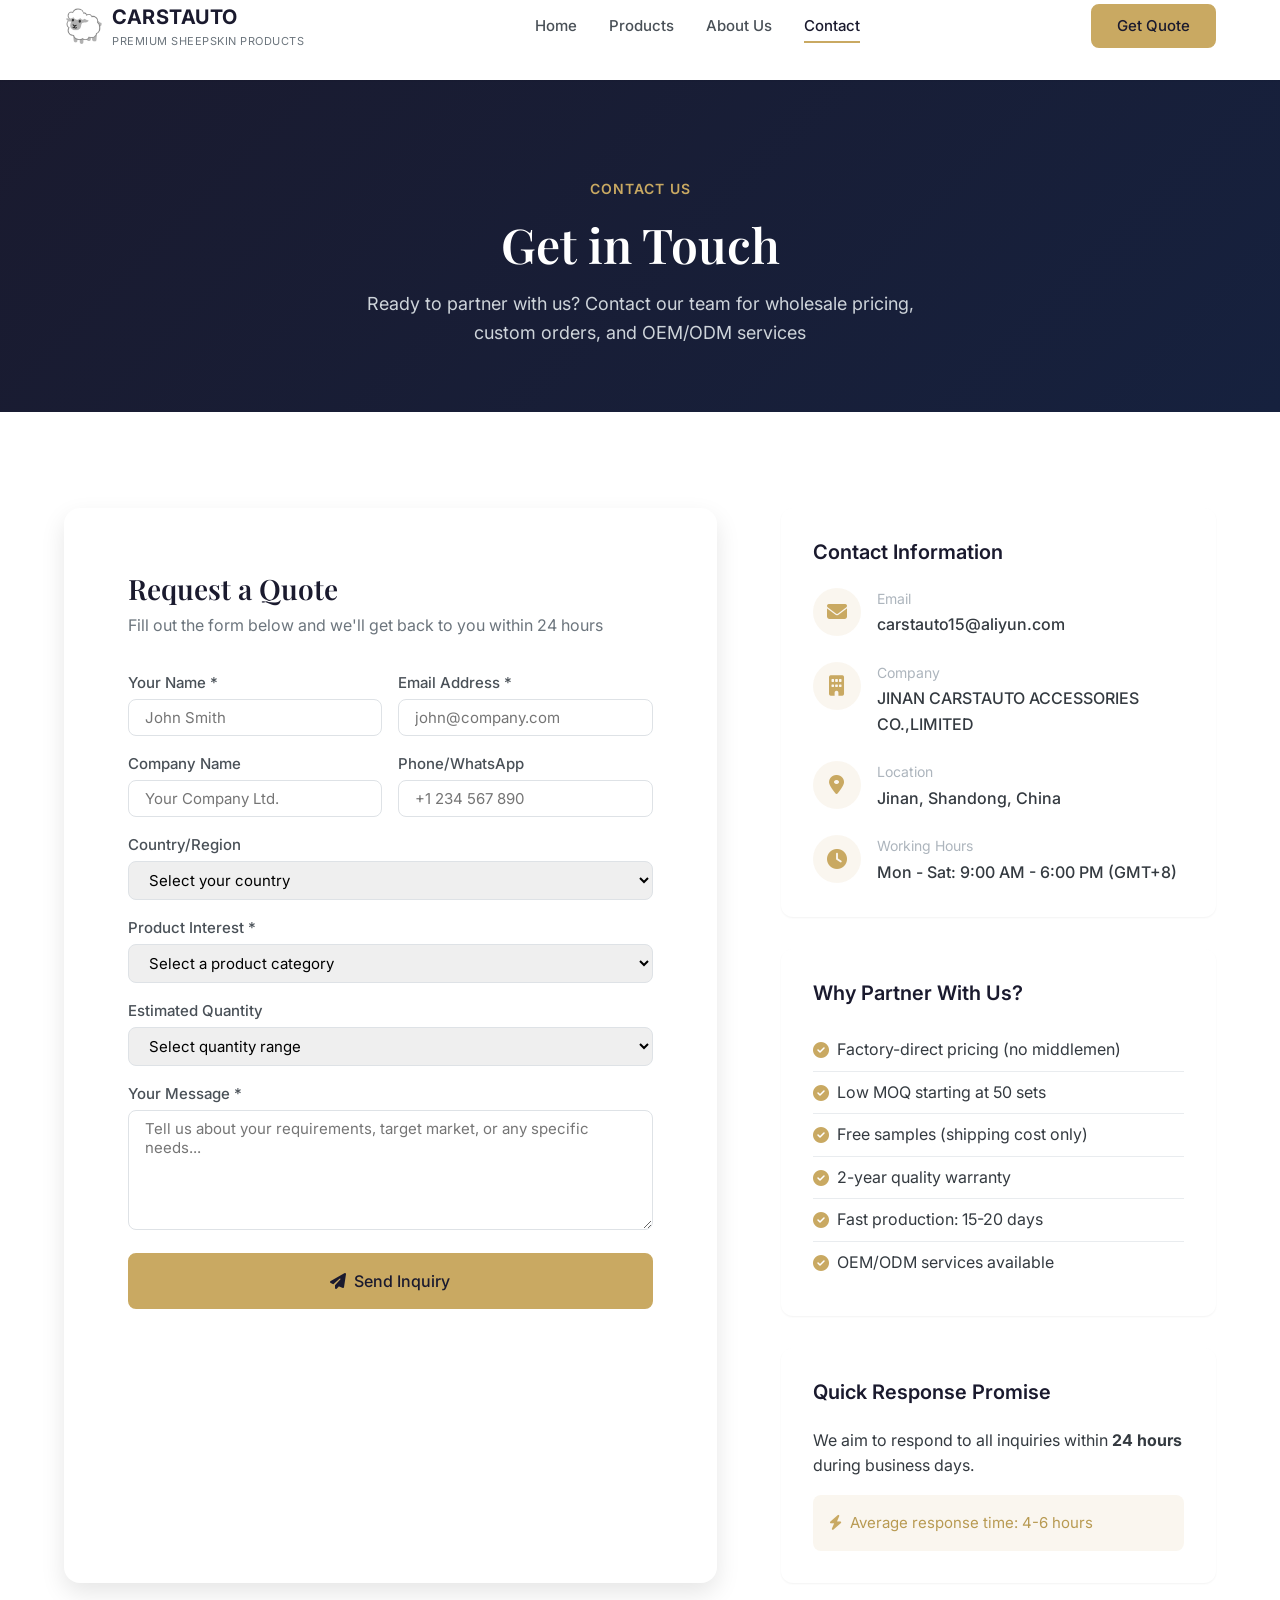
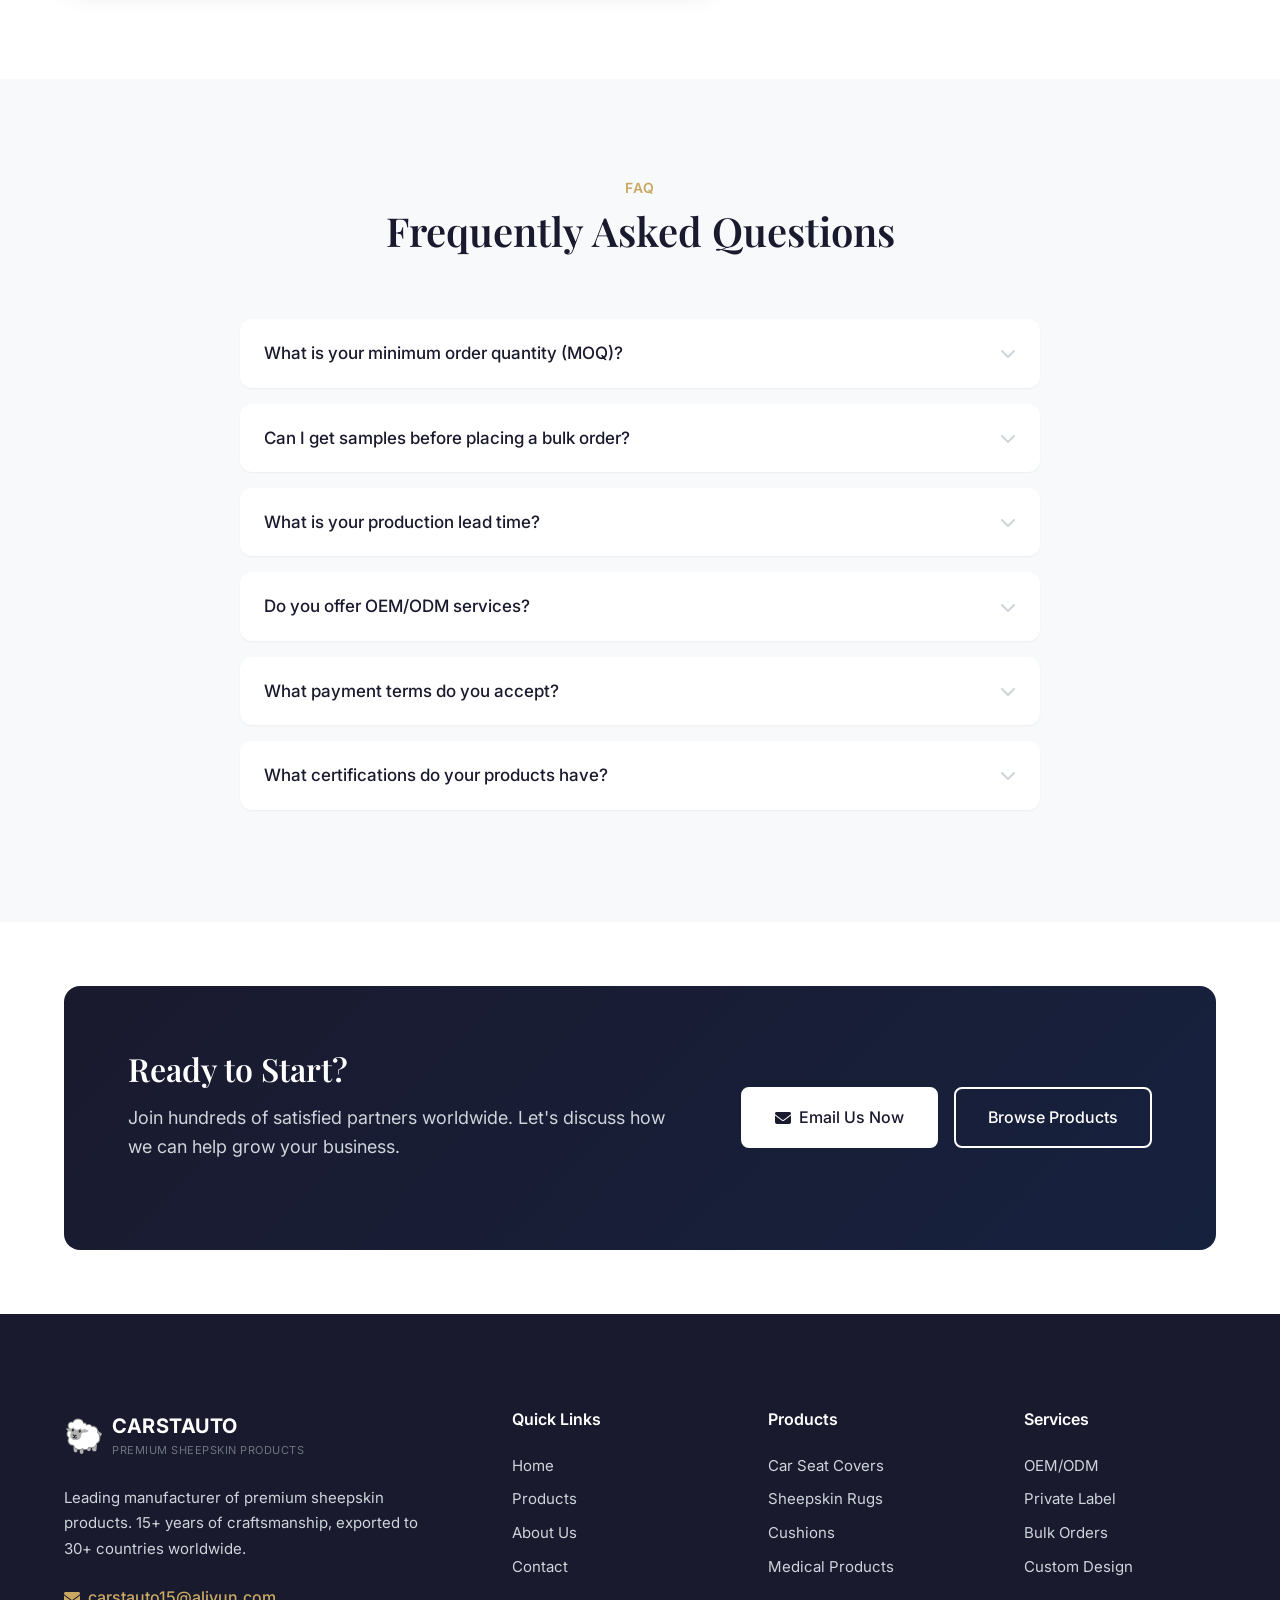
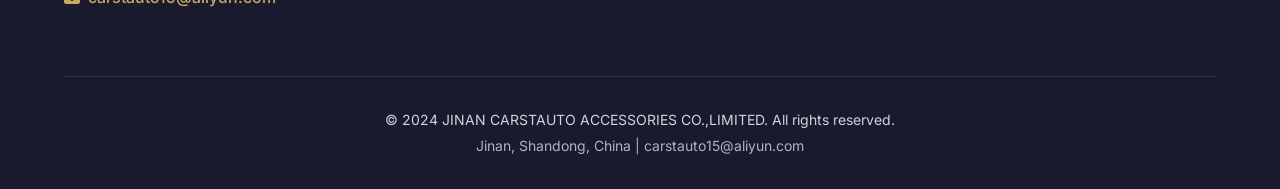
<file: contact.html>
<!DOCTYPE html>
<html lang="en">
<head>
    <meta charset="UTF-8">
    <meta name="viewport" content="width=device-width, initial-scale=1.0">
    <title>Contact Us | JINAN CARSTAUTO ACCESSORIES CO.,LIMITED</title>
    <meta name="description" content="Contact JINAN CARSTAUTO ACCESSORIES for wholesale sheepskin products, OEM/ODM services, and custom orders. Get your quote today.">
    <meta name="keywords" content="sheepskin manufacturer contact, wholesale sheepskin inquiry, OEM sheepskin products, custom sheepskin order">
    
    <!-- Open Graph -->
    <meta property="og:title" content="Contact Us | CARSTAUTO Sheepskin Products">
    <meta property="og:description" content="Get in touch for wholesale pricing, OEM/ODM services, and custom orders.">
    <meta property="og:type" content="business.business">
    
    <!-- Structured Data -->
    <script type="application/ld+json">
    {
        "@context": "https://schema.org",
        "@type": "ContactPage",
        "mainEntity": {
            "@type": "Organization",
            "name": "JINAN CARSTAUTO ACCESSORIES CO.,LIMITED",
            "email": "carstauto15@aliyun.com",
            "address": {
                "@type": "PostalAddress",
                "addressLocality": "Jinan",
                "addressRegion": "Shandong",
                "addressCountry": "CN"
            },
            "contactPoint": {
                "@type": "ContactPoint",
                "email": "carstauto15@aliyun.com",
                "contactType": "sales"
            }
        }
    }
    </script>
    
    <link rel="stylesheet" href="css/style.css">
    <link rel="preconnect" href="https://fonts.googleapis.com">
    <link rel="preconnect" href="https://fonts.gstatic.com" crossorigin>
    <link href="https://fonts.googleapis.com/css2?family=Inter:wght@300;400;500;600;700&family=Playfair+Display:wght@400;500;600;700&display=swap" rel="stylesheet">
    <link rel="stylesheet" href="https://cdnjs.cloudflare.com/ajax/libs/font-awesome/6.4.0/css/all.min.css">
</head>
<body>
    <!-- Header -->
    <header class="header" id="header">
        <div class="container">
            <div class="header-inner">
                <a href="index.html" class="logo">
                    <span class="logo-icon">🐑</span>
                    <div class="logo-text">
                        <span class="logo-brand">CARSTAUTO</span>
                        <span class="logo-tagline">Premium Sheepskin Products</span>
                    </div>
                </a>
                
                <nav class="nav" id="nav">
                    <ul class="nav-list">
                        <li><a href="index.html">Home</a></li>
                        <li><a href="products.html">Products</a></li>
                        <li><a href="about.html">About Us</a></li>
                        <li><a href="contact.html" class="active">Contact</a></li>
                    </ul>
                </nav>
                
                <div class="header-actions">
                    <a href="contact.html" class="btn btn-primary">Get Quote</a>
                    <button class="mobile-menu-toggle" id="mobileMenuToggle" aria-label="Toggle menu">
                        <span></span>
                        <span></span>
                        <span></span>
                    </button>
                </div>
            </div>
        </div>
    </header>

    <!-- Page Header -->
    <section class="page-header page-header-contact">
        <div class="container">
            <div class="page-header-content">
                <span class="page-tag">Contact Us</span>
                <h1 class="page-title">Get in Touch</h1>
                <p class="page-description">
                    Ready to partner with us? Contact our team for wholesale pricing, custom orders, and OEM/ODM services
                </p>
            </div>
        </div>
    </section>

    <!-- Contact Section -->
    <section class="section section-contact">
        <div class="container">
            <div class="contact-grid">
                <!-- Contact Form -->
                <div class="contact-form-wrapper">
                    <div class="contact-form-header">
                        <h2>Request a Quote</h2>
                        <p>Fill out the form below and we'll get back to you within 24 hours</p>
                    </div>
                    
                    <form class="contact-form" id="contactForm" action="mailto:carstauto15@aliyun.com" method="post" enctype="text/plain">
                        <div class="form-row">
                            <div class="form-group">
                                <label for="name">Your Name *</label>
                                <input type="text" id="name" name="name" required placeholder="John Smith">
                            </div>
                            <div class="form-group">
                                <label for="email">Email Address *</label>
                                <input type="email" id="email" name="email" required placeholder="john@company.com">
                            </div>
                        </div>
                        
                        <div class="form-row">
                            <div class="form-group">
                                <label for="company">Company Name</label>
                                <input type="text" id="company" name="company" placeholder="Your Company Ltd.">
                            </div>
                            <div class="form-group">
                                <label for="phone">Phone/WhatsApp</label>
                                <input type="tel" id="phone" name="phone" placeholder="+1 234 567 890">
                            </div>
                        </div>
                        
                        <div class="form-group">
                            <label for="country">Country/Region</label>
                            <select id="country" name="country">
                                <option value="">Select your country</option>
                                <option value="US">United States</option>
                                <option value="CA">Canada</option>
                                <option value="UK">United Kingdom</option>
                                <option value="AU">Australia</option>
                                <option value="DE">Germany</option>
                                <option value="FR">France</option>
                                <option value="JP">Japan</option>
                                <option value="other">Other</option>
                            </select>
                        </div>
                        
                        <div class="form-group">
                            <label for="product">Product Interest *</label>
                            <select id="product" name="product" required>
                                <option value="">Select a product category</option>
                                <option value="car-seat-covers">Car Seat Covers</option>
                                <option value="sheepskin-rugs">Sheepskin Rugs</option>
                                <option value="cushions">Decorative Cushions</option>
                                <option value="medical">Medical Grade Products</option>
                                <option value="multiple">Multiple Products</option>
                                <option value="custom">Custom Order</option>
                            </select>
                        </div>
                        
                        <div class="form-group">
                            <label for="quantity">Estimated Quantity</label>
                            <select id="quantity" name="quantity">
                                <option value="">Select quantity range</option>
                                <option value="50-100">50 - 100 pieces</option>
                                <option value="100-500">100 - 500 pieces</option>
                                <option value="500-1000">500 - 1,000 pieces</option>
                                <option value="1000+">1,000+ pieces</option>
                            </select>
                        </div>
                        
                        <div class="form-group">
                            <label for="message">Your Message *</label>
                            <textarea id="message" name="message" rows="5" required placeholder="Tell us about your requirements, target market, or any specific needs..."></textarea>
                        </div>
                        
                        <button type="submit" class="btn btn-primary btn-lg btn-full">
                            <i class="fas fa-paper-plane"></i>
                            Send Inquiry
                        </button>
                    </form>
                </div>
                
                <!-- Contact Info -->
                <div class="contact-info-wrapper">
                    <div class="contact-info-card">
                        <h3>Contact Information</h3>
                        
                        <div class="contact-info-item">
                            <div class="contact-info-icon">
                                <i class="fas fa-envelope"></i>
                            </div>
                            <div class="contact-info-content">
                                <span class="contact-info-label">Email</span>
                                <a href="mailto:carstauto15@aliyun.com" class="contact-info-value">carstauto15@aliyun.com</a>
                            </div>
                        </div>
                        
                        <div class="contact-info-item">
                            <div class="contact-info-icon">
                                <i class="fas fa-building"></i>
                            </div>
                            <div class="contact-info-content">
                                <span class="contact-info-label">Company</span>
                                <span class="contact-info-value">JINAN CARSTAUTO ACCESSORIES CO.,LIMITED</span>
                            </div>
                        </div>
                        
                        <div class="contact-info-item">
                            <div class="contact-info-icon">
                                <i class="fas fa-map-marker-alt"></i>
                            </div>
                            <div class="contact-info-content">
                                <span class="contact-info-label">Location</span>
                                <span class="contact-info-value">Jinan, Shandong, China</span>
                            </div>
                        </div>
                        
                        <div class="contact-info-item">
                            <div class="contact-info-icon">
                                <i class="fas fa-clock"></i>
                            </div>
                            <div class="contact-info-content">
                                <span class="contact-info-label">Working Hours</span>
                                <span class="contact-info-value">Mon - Sat: 9:00 AM - 6:00 PM (GMT+8)</span>
                            </div>
                        </div>
                    </div>
                    
                    <div class="contact-benefits-card">
                        <h3>Why Partner With Us?</h3>
                        <ul class="contact-benefits-list">
                            <li>
                                <i class="fas fa-check-circle"></i>
                                <span>Factory-direct pricing (no middlemen)</span>
                            </li>
                            <li>
                                <i class="fas fa-check-circle"></i>
                                <span>Low MOQ starting at 50 sets</span>
                            </li>
                            <li>
                                <i class="fas fa-check-circle"></i>
                                <span>Free samples (shipping cost only)</span>
                            </li>
                            <li>
                                <i class="fas fa-check-circle"></i>
                                <span>2-year quality warranty</span>
                            </li>
                            <li>
                                <i class="fas fa-check-circle"></i>
                                <span>Fast production: 15-20 days</span>
                            </li>
                            <li>
                                <i class="fas fa-check-circle"></i>
                                <span>OEM/ODM services available</span>
                            </li>
                        </ul>
                    </div>
                    
                    <div class="contact-quick-card">
                        <h3>Quick Response Promise</h3>
                        <p>We aim to respond to all inquiries within <strong>24 hours</strong> during business days.</p>
                        <div class="response-time">
                            <i class="fas fa-bolt"></i>
                            <span>Average response time: 4-6 hours</span>
                        </div>
                    </div>
                </div>
            </div>
        </div>
    </section>

    <!-- FAQ Section -->
    <section class="section section-faq section-alt">
        <div class="container">
            <div class="section-header">
                <span class="section-tag">FAQ</span>
                <h2 class="section-title">Frequently Asked Questions</h2>
            </div>
            
            <div class="faq-grid">
                <div class="faq-item">
                    <div class="faq-question">
                        <h3>What is your minimum order quantity (MOQ)?</h3>
                        <i class="fas fa-chevron-down"></i>
                    </div>
                    <div class="faq-answer">
                        <p>Our standard MOQ is 50 sets per color for car seat covers and 50 pieces per style for rugs and cushions. For medical products, MOQ starts at 50 pieces per size. We're flexible and can discuss smaller trial orders for new partners.</p>
                    </div>
                </div>
                
                <div class="faq-item">
                    <div class="faq-question">
                        <h3>Can I get samples before placing a bulk order?</h3>
                        <i class="fas fa-chevron-down"></i>
                    </div>
                    <div class="faq-answer">
                        <p>Yes! We offer free samples for qualified distributors and retailers. You only need to cover the shipping cost. Sample delivery typically takes 5-7 business days via express courier.</p>
                    </div>
                </div>
                
                <div class="faq-item">
                    <div class="faq-question">
                        <h3>What is your production lead time?</h3>
                        <i class="fas fa-chevron-down"></i>
                    </div>
                    <div class="faq-answer">
                        <p>Standard production time is 15-20 days after order confirmation and deposit. For large orders or custom designs, lead time may be 25-30 days. We'll provide an exact timeline when you request a quote.</p>
                    </div>
                </div>
                
                <div class="faq-item">
                    <div class="faq-question">
                        <h3>Do you offer OEM/ODM services?</h3>
                        <i class="fas fa-chevron-down"></i>
                    </div>
                    <div class="faq-answer">
                        <p>Absolutely! We specialize in custom manufacturing. We can produce products with your branding, custom packaging, specific colors, sizes, and designs. Our design team can also help develop new products based on your requirements.</p>
                    </div>
                </div>
                
                <div class="faq-item">
                    <div class="faq-question">
                        <h3>What payment terms do you accept?</h3>
                        <i class="fas fa-chevron-down"></i>
                    </div>
                    <div class="faq-answer">
                        <p>We accept T/T (Telegraphic Transfer) with 30% deposit and 70% balance before shipment. For established partners, we can discuss L/C or other payment arrangements. We also accept secure payments through Alibaba Trade Assurance.</p>
                    </div>
                </div>
                
                <div class="faq-item">
                    <div class="faq-question">
                        <h3>What certifications do your products have?</h3>
                        <i class="fas fa-chevron-down"></i>
                    </div>
                    <div class="faq-answer">
                        <p>Our manufacturing facility is ISO 9001 certified for quality management. Our medical products meet ISO 13485 standards. All products undergo SGS testing. We use eco-friendly, chrome-free tanning processes.</p>
                    </div>
                </div>
            </div>
        </div>
    </section>

    <!-- CTA Section -->
    <section class="section section-cta">
        <div class="container">
            <div class="cta-box">
                <div class="cta-content">
                    <h2 class="cta-title">Ready to Start?</h2>
                    <p class="cta-description">
                        Join hundreds of satisfied partners worldwide. Let's discuss how we can help grow your business.
                    </p>
                </div>
                <div class="cta-actions">
                    <a href="mailto:carstauto15@aliyun.com" class="btn btn-white btn-lg">
                        <i class="fas fa-envelope"></i>
                        Email Us Now
                    </a>
                    <a href="products.html" class="btn btn-outline-white btn-lg">Browse Products</a>
                </div>
            </div>
        </div>
    </section>

    <!-- Footer -->
    <footer class="footer">
        <div class="container">
            <div class="footer-grid">
                <div class="footer-brand">
                    <a href="index.html" class="logo">
                        <span class="logo-icon">🐑</span>
                        <div class="logo-text">
                            <span class="logo-brand">CARSTAUTO</span>
                            <span class="logo-tagline">Premium Sheepskin Products</span>
                        </div>
                    </a>
                    <p class="footer-description">
                        Leading manufacturer of premium sheepskin products. 15+ years of craftsmanship, exported to 30+ countries worldwide.
                    </p>
                    <div class="footer-contact">
                        <a href="mailto:carstauto15@aliyun.com">
                            <i class="fas fa-envelope"></i>
                            carstauto15@aliyun.com
                        </a>
                    </div>
                </div>
                
                <div class="footer-links">
                    <h4 class="footer-title">Quick Links</h4>
                    <ul>
                        <li><a href="index.html">Home</a></li>
                        <li><a href="products.html">Products</a></li>
                        <li><a href="about.html">About Us</a></li>
                        <li><a href="contact.html">Contact</a></li>
                    </ul>
                </div>
                
                <div class="footer-links">
                    <h4 class="footer-title">Products</h4>
                    <ul>
                        <li><a href="products.html#car-seat-covers">Car Seat Covers</a></li>
                        <li><a href="products.html#home-rugs">Sheepskin Rugs</a></li>
                        <li><a href="products.html#cushions">Cushions</a></li>
                        <li><a href="products.html#medical">Medical Products</a></li>
                    </ul>
                </div>
                
                <div class="footer-links">
                    <h4 class="footer-title">Services</h4>
                    <ul>
                        <li><a href="contact.html">OEM/ODM</a></li>
                        <li><a href="contact.html">Private Label</a></li>
                        <li><a href="contact.html">Bulk Orders</a></li>
                        <li><a href="contact.html">Custom Design</a></li>
                    </ul>
                </div>
            </div>
            
            <div class="footer-bottom">
                <p class="copyright">
                    © 2024 JINAN CARSTAUTO ACCESSORIES CO.,LIMITED. All rights reserved.
                </p>
                <p class="footer-address">
                    Jinan, Shandong, China | carstauto15@aliyun.com
                </p>
            </div>
        </div>
    </footer>

    <script src="js/main.js"></script>
</body>
</html>
</file>
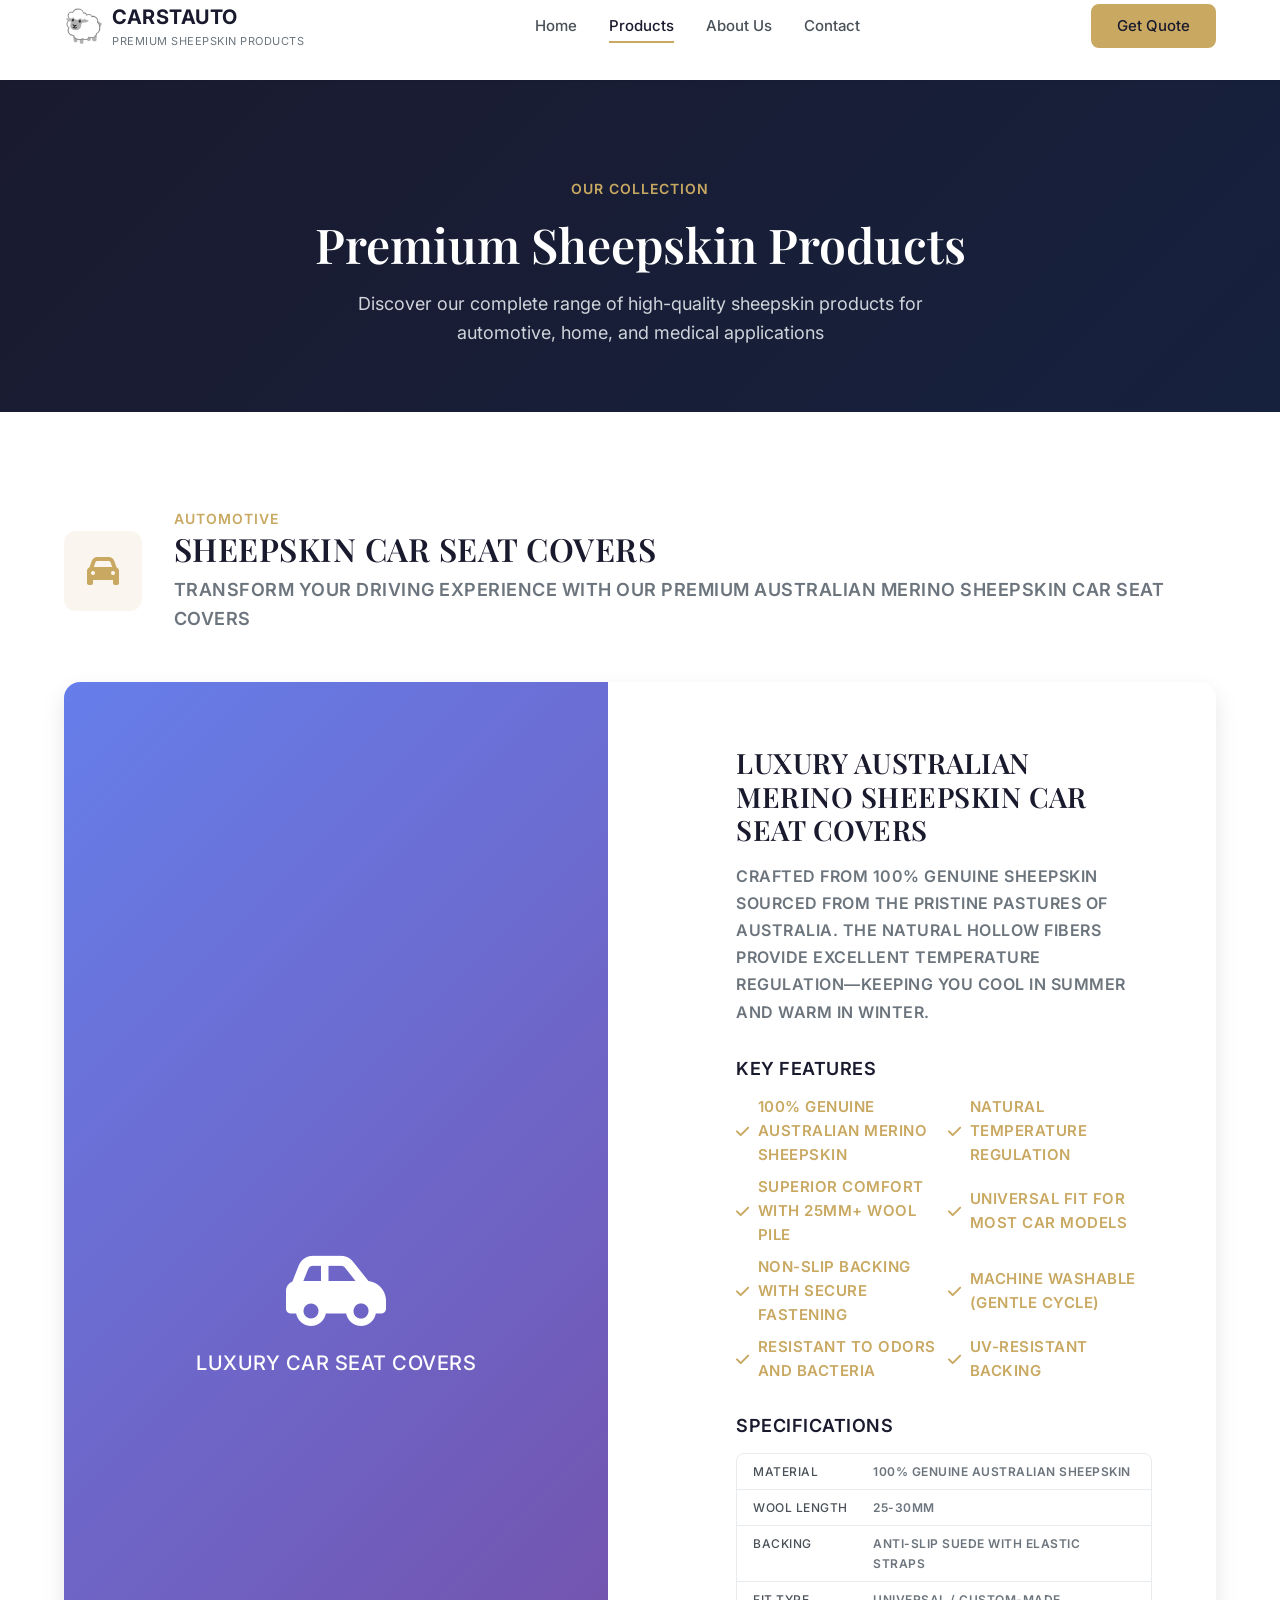
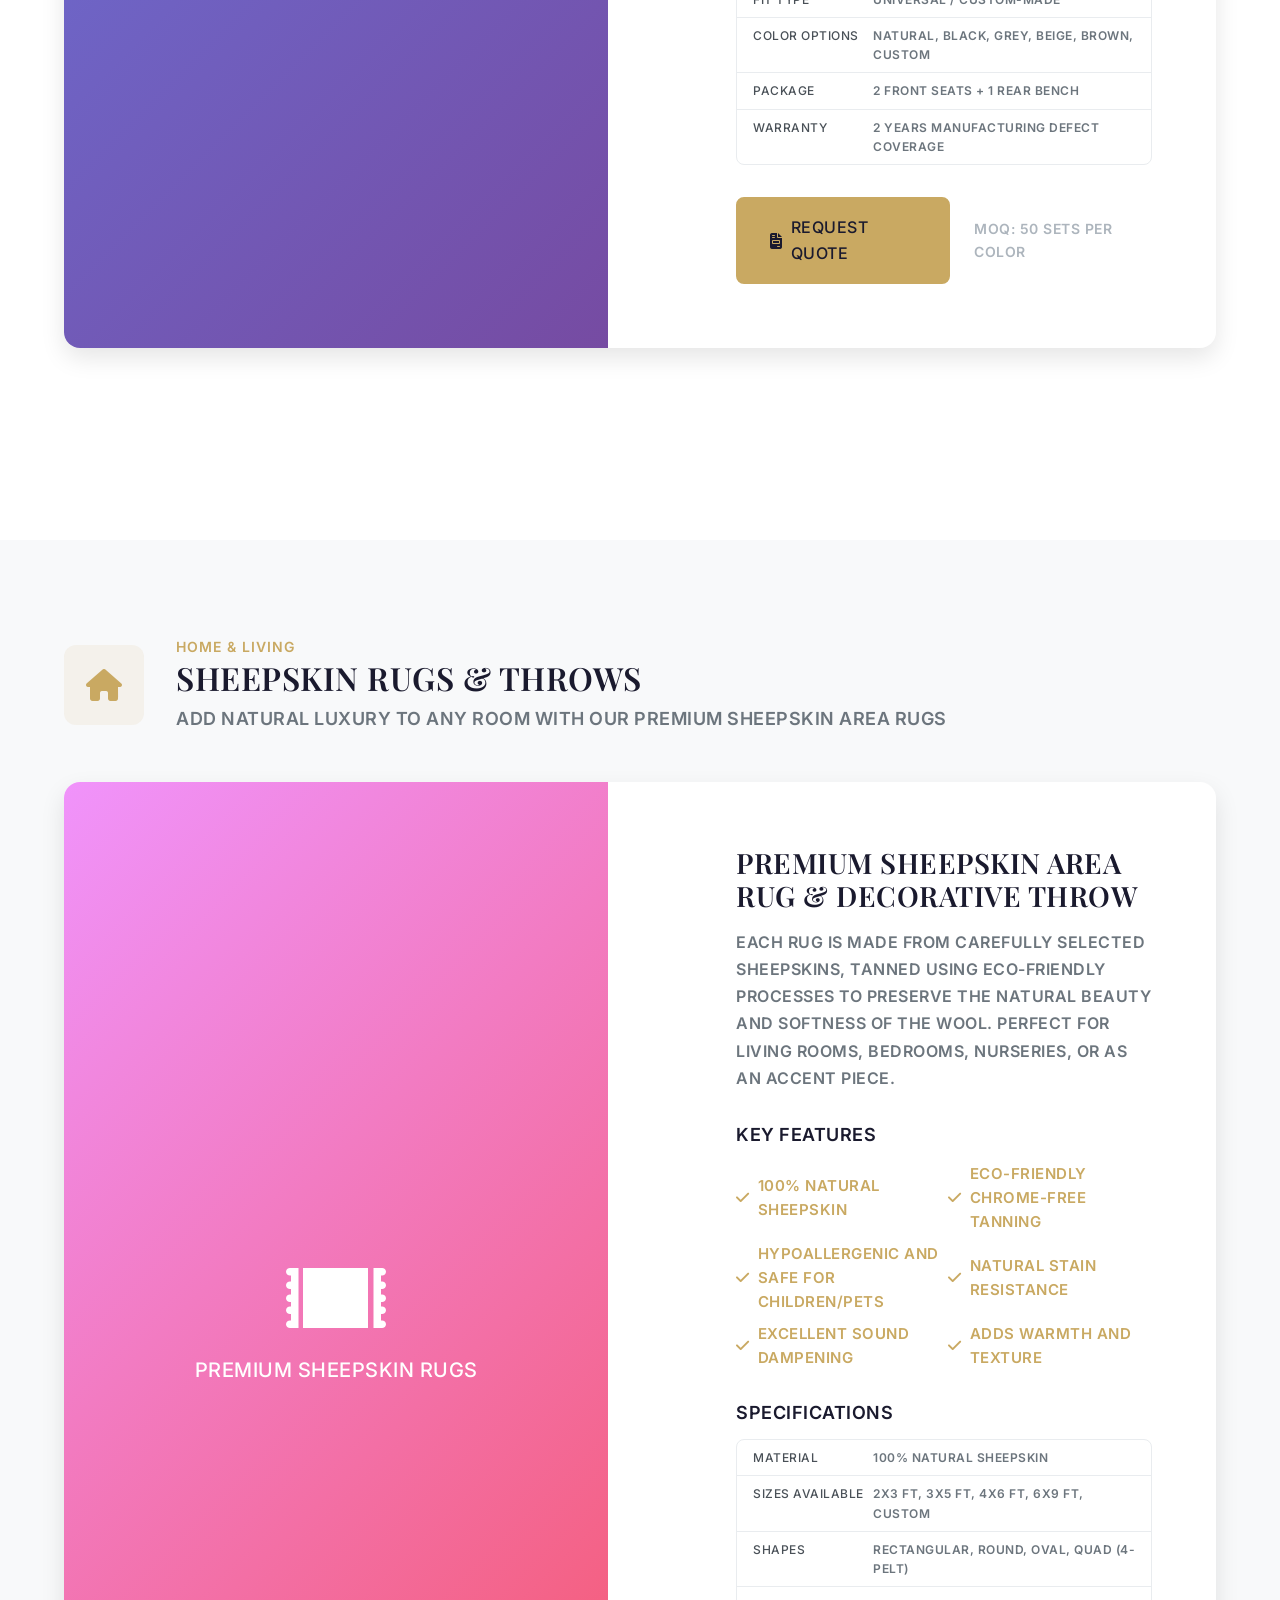
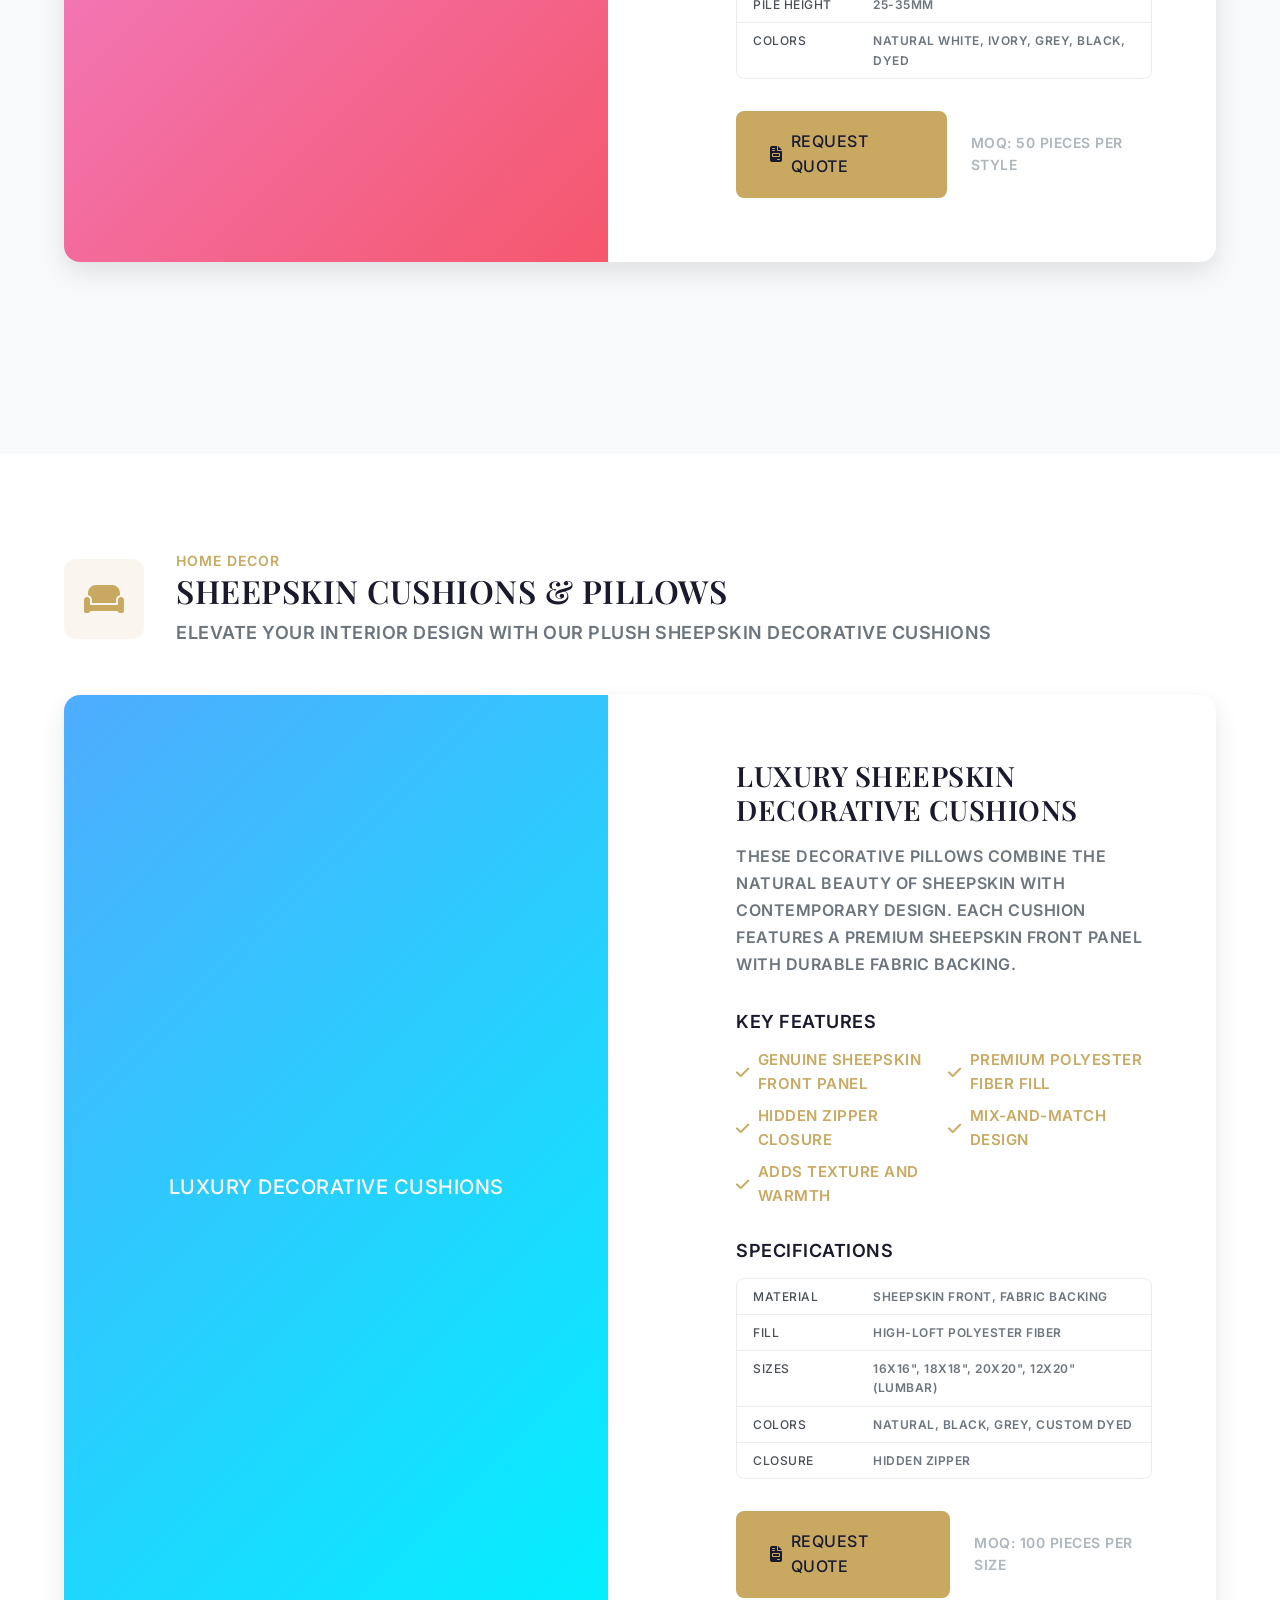
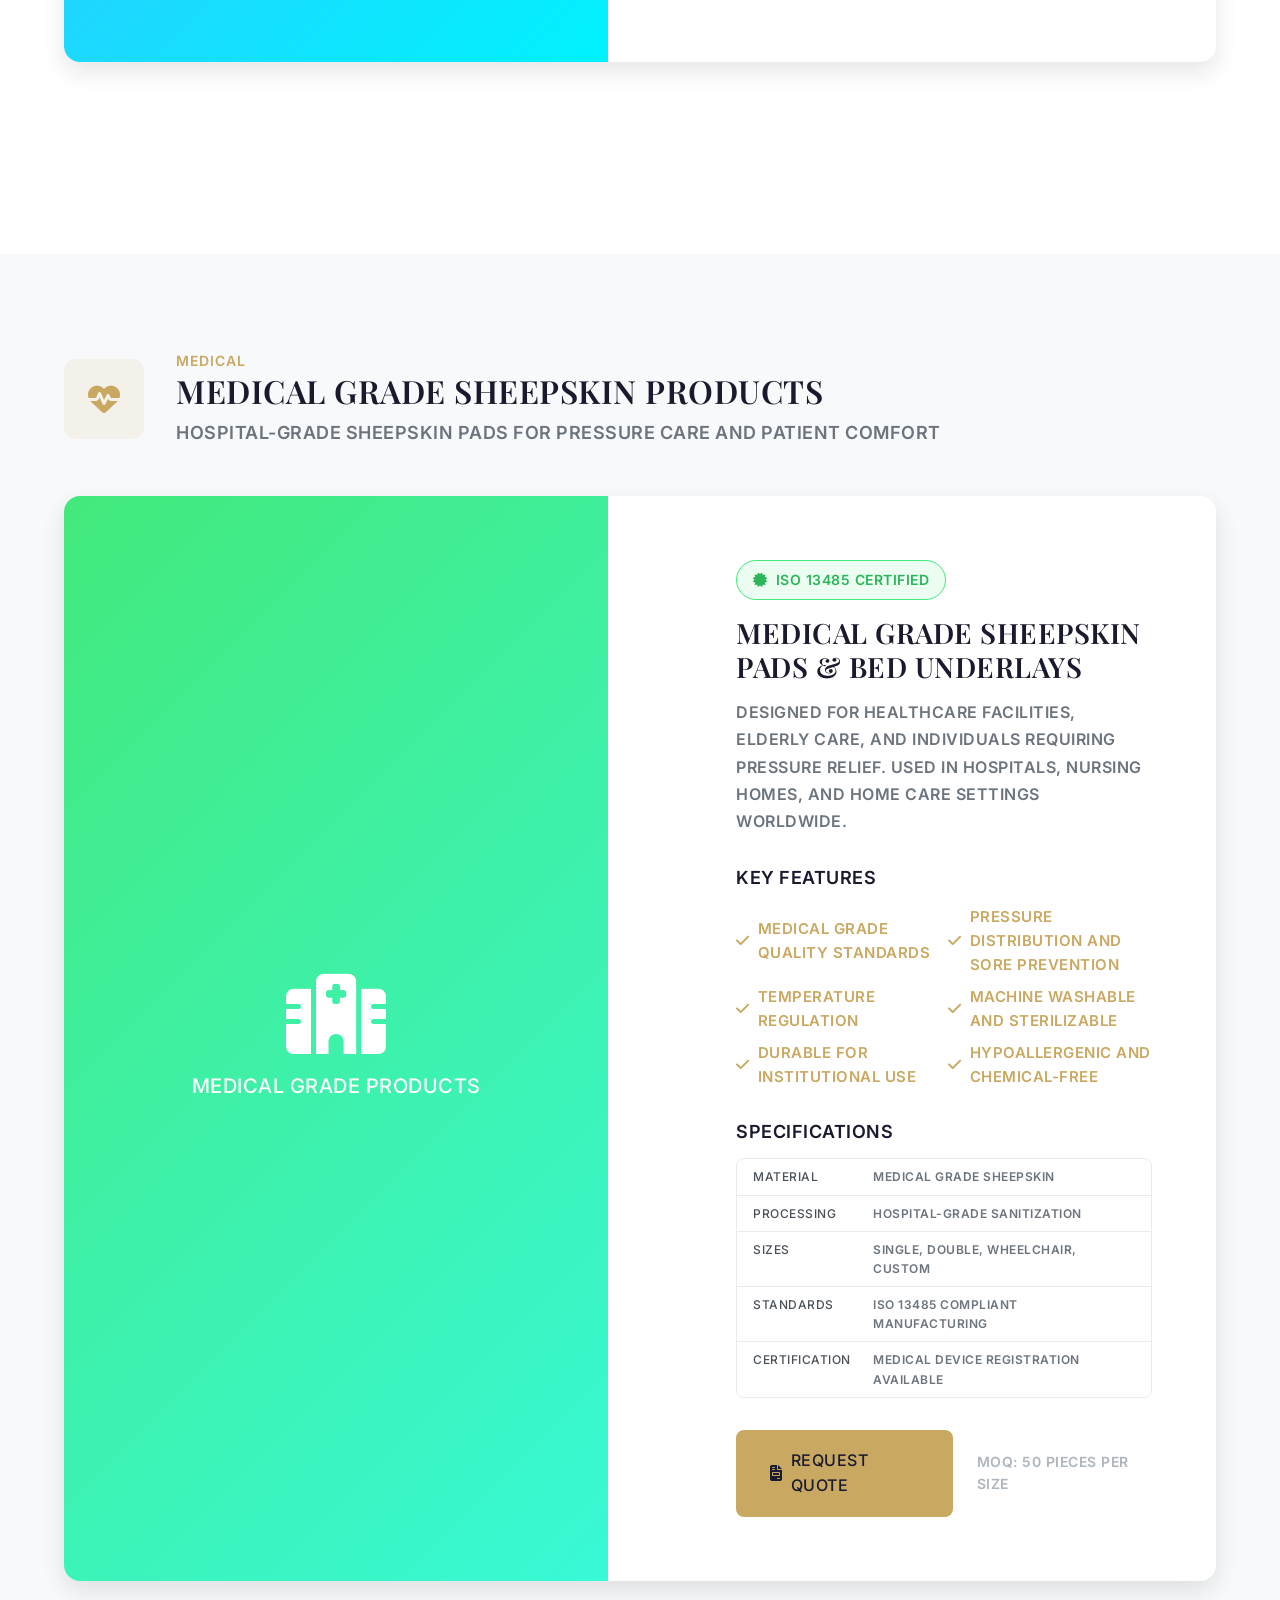
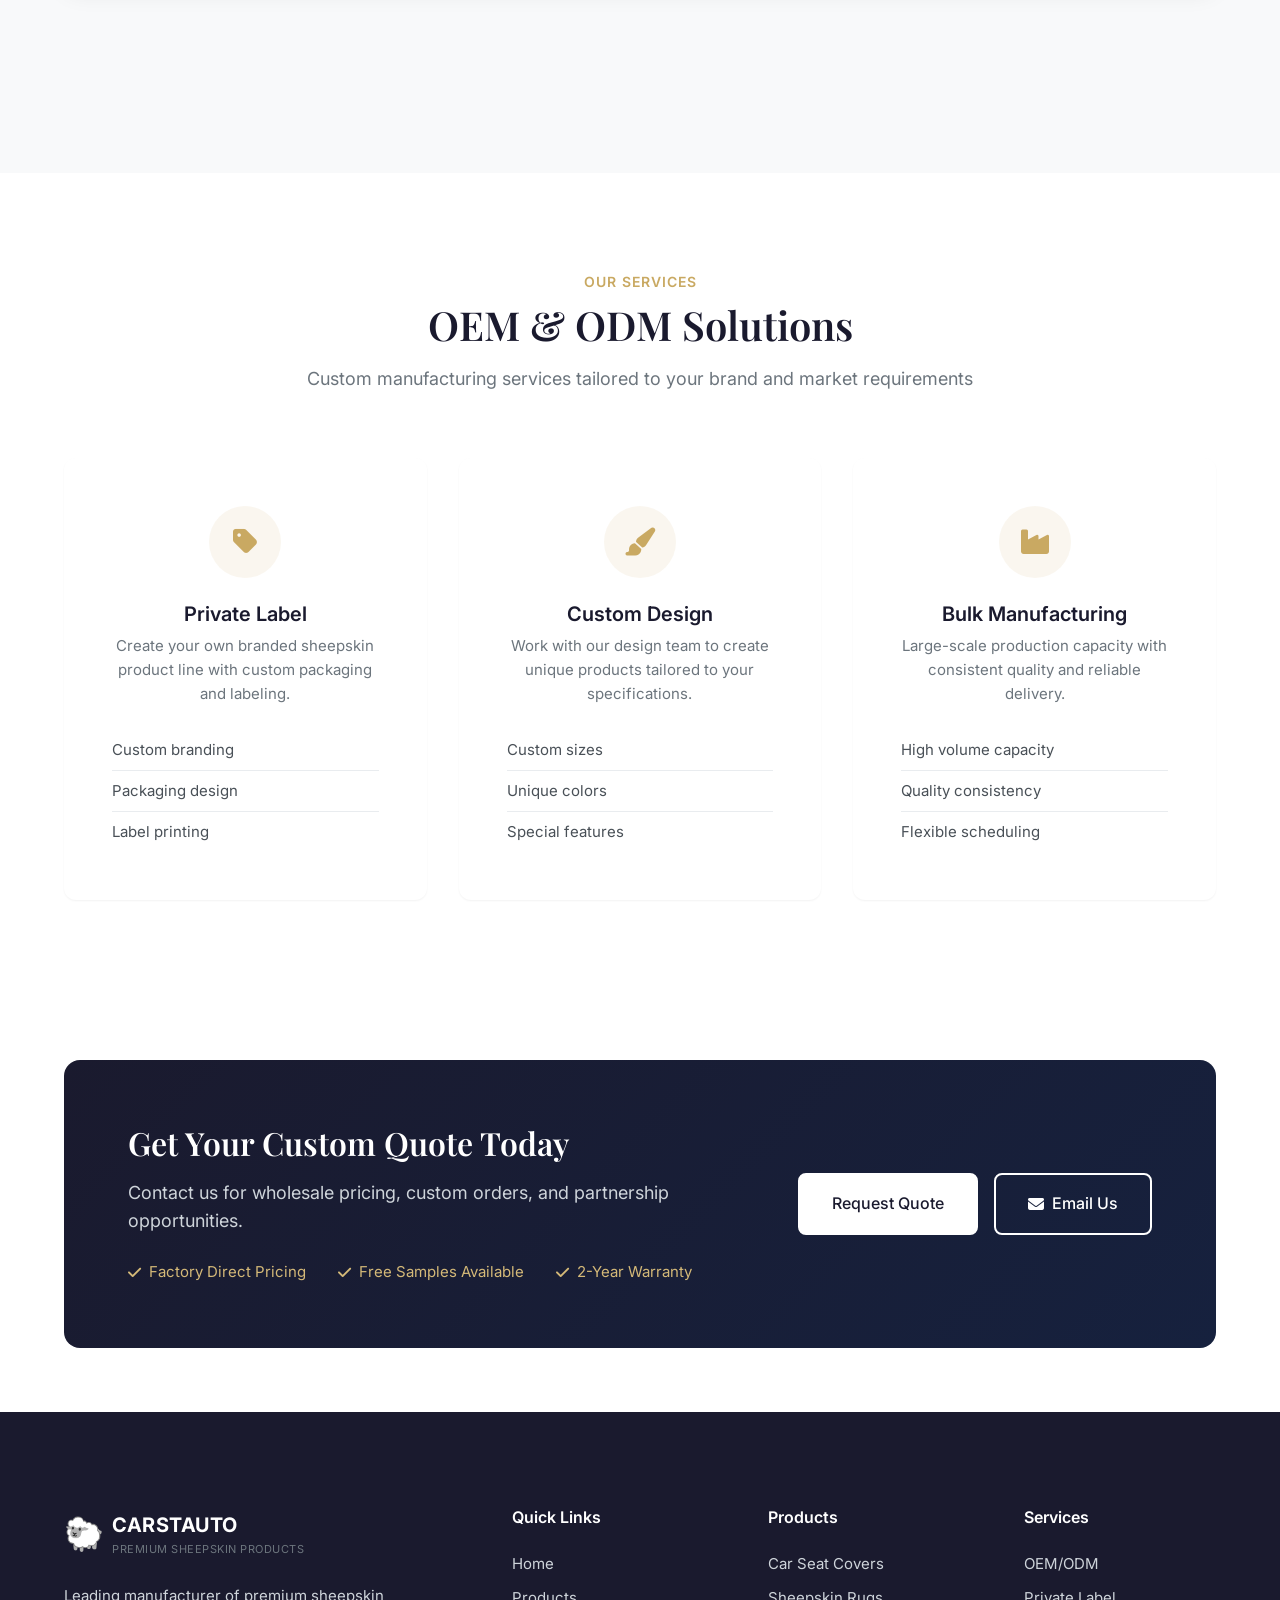
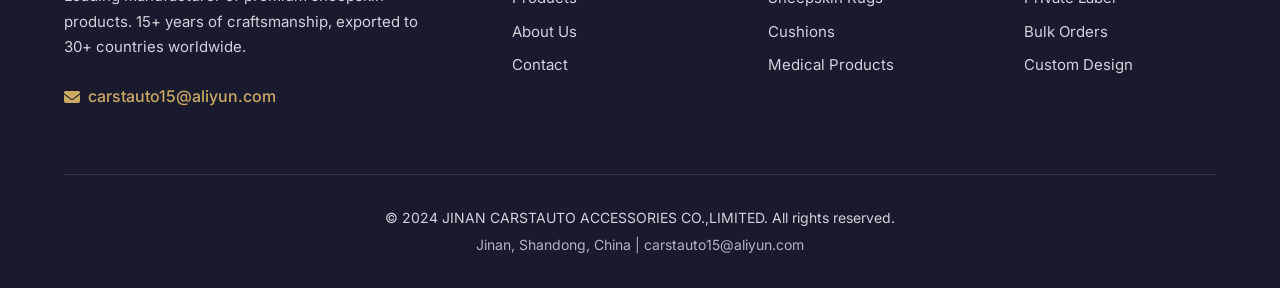
<file: products.html>
<!DOCTYPE html>
<html lang="en">
<head>
    <meta charset="UTF-8">
    <meta name="viewport" content="width=device-width, initial-scale=1.0">
    <title>Products | Premium Sheepskin Car Seat Covers, Rugs & Medical Products</title>
    <meta name="description" content="Explore our range of premium sheepskin products: car seat covers, home rugs, cushions, and medical grade pads. Wholesale pricing & OEM services available.">
    <meta name="keywords" content="sheepskin car seat covers, sheepskin rugs wholesale, sheepskin cushions, medical sheepskin pads, wholesale sheepskin products">
    
    <!-- Open Graph -->
    <meta property="og:title" content="Premium Sheepskin Products | CARSTAUTO">
    <meta property="og:description" content="Wholesale sheepskin car seat covers, rugs, cushions & medical products. Factory direct pricing.">
    <meta property="og:type" content="product.group">
    
    <!-- Structured Data -->
    <script type="application/ld+json">
    {
        "@context": "https://schema.org",
        "@type": "ItemList",
        "itemListElement": [
            {
                "@type": "ListItem",
                "position": 1,
                "name": "Sheepskin Car Seat Covers",
                "url": "https://www.sheepskin-maker.com/products.html#car-seat-covers"
            },
            {
                "@type": "ListItem",
                "position": 2,
                "name": "Sheepskin Rugs",
                "url": "https://www.sheepskin-maker.com/products.html#home-rugs"
            },
            {
                "@type": "ListItem",
                "position": 3,
                "name": "Sheepskin Cushions",
                "url": "https://www.sheepskin-maker.com/products.html#cushions"
            },
            {
                "@type": "ListItem",
                "position": 4,
                "name": "Medical Sheepskin Pads",
                "url": "https://www.sheepskin-maker.com/products.html#medical"
            }
        ]
    }
    </script>
    
    <link rel="stylesheet" href="css/style.css">
    <link rel="preconnect" href="https://fonts.googleapis.com">
    <link rel="preconnect" href="https://fonts.gstatic.com" crossorigin>
    <link href="https://fonts.googleapis.com/css2?family=Inter:wght@300;400;500;600;700&family=Playfair+Display:wght@400;500;600;700&display=swap" rel="stylesheet">
    <link rel="stylesheet" href="https://cdnjs.cloudflare.com/ajax/libs/font-awesome/6.4.0/css/all.min.css">
</head>
<body>
    <!-- Header -->
    <header class="header" id="header">
        <div class="container">
            <div class="header-inner">
                <a href="index.html" class="logo">
                    <span class="logo-icon">🐑</span>
                    <div class="logo-text">
                        <span class="logo-brand">CARSTAUTO</span>
                        <span class="logo-tagline">Premium Sheepskin Products</span>
                    </div>
                </a>
                
                <nav class="nav" id="nav">
                    <ul class="nav-list">
                        <li><a href="index.html">Home</a></li>
                        <li><a href="products.html" class="active">Products</a></li>
                        <li><a href="about.html">About Us</a></li>
                        <li><a href="contact.html">Contact</a></li>
                    </ul>
                </nav>
                
                <div class="header-actions">
                    <a href="contact.html" class="btn btn-primary">Get Quote</a>
                    <button class="mobile-menu-toggle" id="mobileMenuToggle" aria-label="Toggle menu">
                        <span></span>
                        <span></span>
                        <span></span>
                    </button>
                </div>
            </div>
        </div>
    </header>

    <!-- Page Header -->
    <section class="page-header">
        <div class="container">
            <div class="page-header-content">
                <span class="page-tag">Our Collection</span>
                <h1 class="page-title">Premium Sheepskin Products</h1>
                <p class="page-description">
                    Discover our complete range of high-quality sheepskin products for automotive, home, and medical applications
                </p>
            </div>
        </div>
    </section>

    <!-- Product Categories -->
    <section class="section section-products" id="car-seat-covers">
        <div class="container">
            <!-- Category: Car Seat Covers -->
            <div class="product-category">
                <div class="category-header">
                    <div class="category-icon">
                        <i class="fas fa-car"></i>
                    </div>
                    <div class="category-info">
                        <span class="category-tag">Automotive</span>
                        <h2 class="category-title">Sheepskin Car Seat Covers</h2>
                        <p class="category-description">
                            Transform your driving experience with our Premium Australian Merino Sheepskin Car Seat Covers
                        </p>
                    </div>
                </div>
                
                <div class="product-detail-card">
                    <div class="product-detail-image">
                        <div class="product-placeholder-large product-car">
                            <i class="fas fa-car-side"></i>
                            <span>Luxury Car Seat Covers</span>
                        </div>
                    </div>
                    <div class="product-detail-content">
                        <h3 class="product-detail-title">Luxury Australian Merino Sheepskin Car Seat Covers</h3>
                        <p class="product-detail-description">
                            Crafted from 100% genuine sheepskin sourced from the pristine pastures of Australia. The natural hollow fibers provide excellent temperature regulation—keeping you cool in summer and warm in winter.
                        </p>
                        
                        <div class="product-detail-section">
                            <h4>Key Features</h4>
                            <ul class="feature-list">
                                <li><i class="fas fa-check"></i> 100% Genuine Australian Merino sheepskin</li>
                                <li><i class="fas fa-check"></i> Natural temperature regulation</li>
                                <li><i class="fas fa-check"></i> Superior comfort with 25mm+ wool pile</li>
                                <li><i class="fas fa-check"></i> Universal fit for most car models</li>
                                <li><i class="fas fa-check"></i> Non-slip backing with secure fastening</li>
                                <li><i class="fas fa-check"></i> Machine washable (gentle cycle)</li>
                                <li><i class="fas fa-check"></i> Resistant to odors and bacteria</li>
                                <li><i class="fas fa-check"></i> UV-resistant backing</li>
                            </ul>
                        </div>
                        
                        <div class="product-detail-section">
                            <h4>Specifications</h4>
                            <div class="specs-table">
                                <div class="spec-row">
                                    <span class="spec-label">Material</span>
                                    <span class="spec-value">100% Genuine Australian Sheepskin</span>
                                </div>
                                <div class="spec-row">
                                    <span class="spec-label">Wool Length</span>
                                    <span class="spec-value">25-30mm</span>
                                </div>
                                <div class="spec-row">
                                    <span class="spec-label">Backing</span>
                                    <span class="spec-value">Anti-slip suede with elastic straps</span>
                                </div>
                                <div class="spec-row">
                                    <span class="spec-label">Fit Type</span>
                                    <span class="spec-value">Universal / Custom-made</span>
                                </div>
                                <div class="spec-row">
                                    <span class="spec-label">Color Options</span>
                                    <span class="spec-value">Natural, Black, Grey, Beige, Brown, Custom</span>
                                </div>
                                <div class="spec-row">
                                    <span class="spec-label">Package</span>
                                    <span class="spec-value">2 front seats + 1 rear bench</span>
                                </div>
                                <div class="spec-row">
                                    <span class="spec-label">Warranty</span>
                                    <span class="spec-value">2 years manufacturing defect coverage</span>
                                </div>
                            </div>
                        </div>
                        
                        <div class="product-detail-cta">
                            <a href="contact.html" class="btn btn-primary btn-lg">
                                <i class="fas fa-file-invoice"></i>
                                Request Quote
                            </a>
                            <span class="moq-note">MOQ: 50 sets per color</span>
                        </div>
                    </div>
                </div>
            </div>
        </div>
    </section>

    <!-- Category: Home Rugs -->
    <section class="section section-products section-alt" id="home-rugs">
        <div class="container">
            <div class="product-category">
                <div class="category-header">
                    <div class="category-icon">
                        <i class="fas fa-home"></i>
                    </div>
                    <div class="category-info">
                        <span class="category-tag">Home & Living</span>
                        <h2 class="category-title">Sheepskin Rugs & Throws</h2>
                        <p class="category-description">
                            Add natural luxury to any room with our premium sheepskin area rugs
                        </p>
                    </div>
                </div>
                
                <div class="product-detail-card product-detail-reverse">
                    <div class="product-detail-content">
                        <h3 class="product-detail-title">Premium Sheepskin Area Rug & Decorative Throw</h3>
                        <p class="product-detail-description">
                            Each rug is made from carefully selected sheepskins, tanned using eco-friendly processes to preserve the natural beauty and softness of the wool. Perfect for living rooms, bedrooms, nurseries, or as an accent piece.
                        </p>
                        
                        <div class="product-detail-section">
                            <h4>Key Features</h4>
                            <ul class="feature-list">
                                <li><i class="fas fa-check"></i> 100% Natural sheepskin</li>
                                <li><i class="fas fa-check"></i> Eco-friendly chrome-free tanning</li>
                                <li><i class="fas fa-check"></i> Hypoallergenic and safe for children/pets</li>
                                <li><i class="fas fa-check"></i> Natural stain resistance</li>
                                <li><i class="fas fa-check"></i> Excellent sound dampening</li>
                                <li><i class="fas fa-check"></i> Adds warmth and texture</li>
                            </ul>
                        </div>
                        
                        <div class="product-detail-section">
                            <h4>Specifications</h4>
                            <div class="specs-table">
                                <div class="spec-row">
                                    <span class="spec-label">Material</span>
                                    <span class="spec-value">100% Natural Sheepskin</span>
                                </div>
                                <div class="spec-row">
                                    <span class="spec-label">Sizes Available</span>
                                    <span class="spec-value">2x3 ft, 3x5 ft, 4x6 ft, 6x9 ft, Custom</span>
                                </div>
                                <div class="spec-row">
                                    <span class="spec-label">Shapes</span>
                                    <span class="spec-value">Rectangular, Round, Oval, Quad (4-pelt)</span>
                                </div>
                                <div class="spec-row">
                                    <span class="spec-label">Pile Height</span>
                                    <span class="spec-value">25-35mm</span>
                                </div>
                                <div class="spec-row">
                                    <span class="spec-label">Colors</span>
                                    <span class="spec-value">Natural White, Ivory, Grey, Black, Dyed</span>
                                </div>
                            </div>
                        </div>
                        
                        <div class="product-detail-cta">
                            <a href="contact.html" class="btn btn-primary btn-lg">
                                <i class="fas fa-file-invoice"></i>
                                Request Quote
                            </a>
                            <span class="moq-note">MOQ: 50 pieces per style</span>
                        </div>
                    </div>
                    <div class="product-detail-image">
                        <div class="product-placeholder-large product-home">
                            <i class="fas fa-rug"></i>
                            <span>Premium Sheepskin Rugs</span>
                        </div>
                    </div>
                </div>
            </div>
        </div>
    </section>

    <!-- Category: Cushions -->
    <section class="section section-products" id="cushions">
        <div class="container">
            <div class="product-category">
                <div class="category-header">
                    <div class="category-icon">
                        <i class="fas fa-couch"></i>
                    </div>
                    <div class="category-info">
                        <span class="category-tag">Home Decor</span>
                        <h2 class="category-title">Sheepskin Cushions & Pillows</h2>
                        <p class="category-description">
                            Elevate your interior design with our plush sheepskin decorative cushions
                        </p>
                    </div>
                </div>
                
                <div class="product-detail-card">
                    <div class="product-detail-image">
                        <div class="product-placeholder-large product-cushion">
                            <i class="fas fa-cushion"></i>
                            <span>Luxury Decorative Cushions</span>
                        </div>
                    </div>
                    <div class="product-detail-content">
                        <h3 class="product-detail-title">Luxury Sheepskin Decorative Cushions</h3>
                        <p class="product-detail-description">
                            These decorative pillows combine the natural beauty of sheepskin with contemporary design. Each cushion features a premium sheepskin front panel with durable fabric backing.
                        </p>
                        
                        <div class="product-detail-section">
                            <h4>Key Features</h4>
                            <ul class="feature-list">
                                <li><i class="fas fa-check"></i> Genuine sheepskin front panel</li>
                                <li><i class="fas fa-check"></i> Premium polyester fiber fill</li>
                                <li><i class="fas fa-check"></i> Hidden zipper closure</li>
                                <li><i class="fas fa-check"></i> Mix-and-match design</li>
                                <li><i class="fas fa-check"></i> Adds texture and warmth</li>
                            </ul>
                        </div>
                        
                        <div class="product-detail-section">
                            <h4>Specifications</h4>
                            <div class="specs-table">
                                <div class="spec-row">
                                    <span class="spec-label">Material</span>
                                    <span class="spec-value">Sheepskin front, fabric backing</span>
                                </div>
                                <div class="spec-row">
                                    <span class="spec-label">Fill</span>
                                    <span class="spec-value">High-loft polyester fiber</span>
                                </div>
                                <div class="spec-row">
                                    <span class="spec-label">Sizes</span>
                                    <span class="spec-value">16x16", 18x18", 20x20", 12x20" (lumbar)</span>
                                </div>
                                <div class="spec-row">
                                    <span class="spec-label">Colors</span>
                                    <span class="spec-value">Natural, Black, Grey, Custom dyed</span>
                                </div>
                                <div class="spec-row">
                                    <span class="spec-label">Closure</span>
                                    <span class="spec-value">Hidden zipper</span>
                                </div>
                            </div>
                        </div>
                        
                        <div class="product-detail-cta">
                            <a href="contact.html" class="btn btn-primary btn-lg">
                                <i class="fas fa-file-invoice"></i>
                                Request Quote
                            </a>
                            <span class="moq-note">MOQ: 100 pieces per size</span>
                        </div>
                    </div>
                </div>
            </div>
        </div>
    </section>

    <!-- Category: Medical -->
    <section class="section section-products section-alt" id="medical">
        <div class="container">
            <div class="product-category">
                <div class="category-header">
                    <div class="category-icon">
                        <i class="fas fa-heartbeat"></i>
                    </div>
                    <div class="category-info">
                        <span class="category-tag">Medical</span>
                        <h2 class="category-title">Medical Grade Sheepskin Products</h2>
                        <p class="category-description">
                            Hospital-grade sheepskin pads for pressure care and patient comfort
                        </p>
                    </div>
                </div>
                
                <div class="product-detail-card product-detail-reverse">
                    <div class="product-detail-content">
                        <div class="medical-badge">
                            <i class="fas fa-certificate"></i>
                            <span>ISO 13485 Certified</span>
                        </div>
                        <h3 class="product-detail-title">Medical Grade Sheepskin Pads & Bed Underlays</h3>
                        <p class="product-detail-description">
                            Designed for healthcare facilities, elderly care, and individuals requiring pressure relief. Used in hospitals, nursing homes, and home care settings worldwide.
                        </p>
                        
                        <div class="product-detail-section">
                            <h4>Key Features</h4>
                            <ul class="feature-list">
                                <li><i class="fas fa-check"></i> Medical grade quality standards</li>
                                <li><i class="fas fa-check"></i> Pressure distribution and sore prevention</li>
                                <li><i class="fas fa-check"></i> Temperature regulation</li>
                                <li><i class="fas fa-check"></i> Machine washable and sterilizable</li>
                                <li><i class="fas fa-check"></i> Durable for institutional use</li>
                                <li><i class="fas fa-check"></i> Hypoallergenic and chemical-free</li>
                            </ul>
                        </div>
                        
                        <div class="product-detail-section">
                            <h4>Specifications</h4>
                            <div class="specs-table">
                                <div class="spec-row">
                                    <span class="spec-label">Material</span>
                                    <span class="spec-value">Medical grade sheepskin</span>
                                </div>
                                <div class="spec-row">
                                    <span class="spec-label">Processing</span>
                                    <span class="spec-value">Hospital-grade sanitization</span>
                                </div>
                                <div class="spec-row">
                                    <span class="spec-label">Sizes</span>
                                    <span class="spec-value">Single, Double, Wheelchair, Custom</span>
                                </div>
                                <div class="spec-row">
                                    <span class="spec-label">Standards</span>
                                    <span class="spec-value">ISO 13485 compliant manufacturing</span>
                                </div>
                                <div class="spec-row">
                                    <span class="spec-label">Certification</span>
                                    <span class="spec-value">Medical device registration available</span>
                                </div>
                            </div>
                        </div>
                        
                        <div class="product-detail-cta">
                            <a href="contact.html" class="btn btn-primary btn-lg">
                                <i class="fas fa-file-invoice"></i>
                                Request Quote
                            </a>
                            <span class="moq-note">MOQ: 50 pieces per size</span>
                        </div>
                    </div>
                    <div class="product-detail-image">
                        <div class="product-placeholder-large product-medical">
                            <i class="fas fa-hospital"></i>
                            <span>Medical Grade Products</span>
                        </div>
                    </div>
                </div>
            </div>
        </div>
    </section>

    <!-- Services Section -->
    <section class="section section-services">
        <div class="container">
            <div class="section-header">
                <span class="section-tag">Our Services</span>
                <h2 class="section-title">OEM & ODM Solutions</h2>
                <p class="section-description">
                    Custom manufacturing services tailored to your brand and market requirements
                </p>
            </div>
            
            <div class="services-grid">
                <div class="service-card">
                    <div class="service-icon">
                        <i class="fas fa-tag"></i>
                    </div>
                    <h3 class="service-title">Private Label</h3>
                    <p class="service-description">
                        Create your own branded sheepskin product line with custom packaging and labeling.
                    </p>
                    <ul class="service-features">
                        <li>Custom branding</li>
                        <li>Packaging design</li>
                        <li>Label printing</li>
                    </ul>
                </div>
                
                <div class="service-card">
                    <div class="service-icon">
                        <i class="fas fa-paint-brush"></i>
                    </div>
                    <h3 class="service-title">Custom Design</h3>
                    <p class="service-description">
                        Work with our design team to create unique products tailored to your specifications.
                    </p>
                    <ul class="service-features">
                        <li>Custom sizes</li>
                        <li>Unique colors</li>
                        <li>Special features</li>
                    </ul>
                </div>
                
                <div class="service-card">
                    <div class="service-icon">
                        <i class="fas fa-industry"></i>
                    </div>
                    <h3 class="service-title">Bulk Manufacturing</h3>
                    <p class="service-description">
                        Large-scale production capacity with consistent quality and reliable delivery.
                    </p>
                    <ul class="service-features">
                        <li>High volume capacity</li>
                        <li>Quality consistency</li>
                        <li>Flexible scheduling</li>
                    </ul>
                </div>
            </div>
        </div>
    </section>

    <!-- CTA Section -->
    <section class="section section-cta">
        <div class="container">
            <div class="cta-box">
                <div class="cta-content">
                    <h2 class="cta-title">Get Your Custom Quote Today</h2>
                    <p class="cta-description">
                        Contact us for wholesale pricing, custom orders, and partnership opportunities.
                    </p>
                    <div class="cta-benefits">
                        <span><i class="fas fa-check"></i> Factory Direct Pricing</span>
                        <span><i class="fas fa-check"></i> Free Samples Available</span>
                        <span><i class="fas fa-check"></i> 2-Year Warranty</span>
                    </div>
                </div>
                <div class="cta-actions">
                    <a href="contact.html" class="btn btn-white btn-lg">Request Quote</a>
                    <a href="mailto:carstauto15@aliyun.com" class="btn btn-outline-white btn-lg">
                        <i class="fas fa-envelope"></i>
                        Email Us
                    </a>
                </div>
            </div>
        </div>
    </section>

    <!-- Footer -->
    <footer class="footer">
        <div class="container">
            <div class="footer-grid">
                <div class="footer-brand">
                    <a href="index.html" class="logo">
                        <span class="logo-icon">🐑</span>
                        <div class="logo-text">
                            <span class="logo-brand">CARSTAUTO</span>
                            <span class="logo-tagline">Premium Sheepskin Products</span>
                        </div>
                    </a>
                    <p class="footer-description">
                        Leading manufacturer of premium sheepskin products. 15+ years of craftsmanship, exported to 30+ countries worldwide.
                    </p>
                    <div class="footer-contact">
                        <a href="mailto:carstauto15@aliyun.com">
                            <i class="fas fa-envelope"></i>
                            carstauto15@aliyun.com
                        </a>
                    </div>
                </div>
                
                <div class="footer-links">
                    <h4 class="footer-title">Quick Links</h4>
                    <ul>
                        <li><a href="index.html">Home</a></li>
                        <li><a href="products.html">Products</a></li>
                        <li><a href="about.html">About Us</a></li>
                        <li><a href="contact.html">Contact</a></li>
                    </ul>
                </div>
                
                <div class="footer-links">
                    <h4 class="footer-title">Products</h4>
                    <ul>
                        <li><a href="products.html#car-seat-covers">Car Seat Covers</a></li>
                        <li><a href="products.html#home-rugs">Sheepskin Rugs</a></li>
                        <li><a href="products.html#cushions">Cushions</a></li>
                        <li><a href="products.html#medical">Medical Products</a></li>
                    </ul>
                </div>
                
                <div class="footer-links">
                    <h4 class="footer-title">Services</h4>
                    <ul>
                        <li><a href="contact.html">OEM/ODM</a></li>
                        <li><a href="contact.html">Private Label</a></li>
                        <li><a href="contact.html">Bulk Orders</a></li>
                        <li><a href="contact.html">Custom Design</a></li>
                    </ul>
                </div>
            </div>
            
            <div class="footer-bottom">
                <p class="copyright">
                    © 2024 JINAN CARSTAUTO ACCESSORIES CO.,LIMITED. All rights reserved.
                </p>
                <p class="footer-address">
                    Jinan, Shandong, China | carstauto15@aliyun.com
                </p>
            </div>
        </div>
    </footer>

    <script src="js/main.js"></script>
</body>
</html>
</file>
<file: css/style.css>
/* ========================================
   CARSTAUTO Sheepskin Products Website
   Main Stylesheet
   ======================================== */

/* CSS Variables */
:root {
    /* Colors */
    --color-primary: #1a1a2e;
    --color-primary-light: #16213e;
    --color-accent: #c9a962;
    --color-accent-light: #d4b978;
    --color-accent-dark: #b89a52;
    --color-white: #ffffff;
    --color-black: #000000;
    --color-gray-100: #f8f9fa;
    --color-gray-200: #e9ecef;
    --color-gray-300: #dee2e6;
    --color-gray-400: #ced4da;
    --color-gray-500: #adb5bd;
    --color-gray-600: #6c757d;
    --color-gray-700: #495057;
    --color-gray-800: #343a40;
    --color-gray-900: #212529;
    
    /* Typography */
    --font-primary: 'Inter', -apple-system, BlinkMacSystemFont, sans-serif;
    --font-display: 'Playfair Display', Georgia, serif;
    
    /* Spacing */
    --space-xs: 0.25rem;
    --space-sm: 0.5rem;
    --space-md: 1rem;
    --space-lg: 1.5rem;
    --space-xl: 2rem;
    --space-2xl: 3rem;
    --space-3xl: 4rem;
    --space-4xl: 6rem;
    
    /* Layout */
    --container-max: 1200px;
    --header-height: 80px;
    
    /* Transitions */
    --transition-fast: 0.15s ease;
    --transition-base: 0.3s ease;
    --transition-slow: 0.5s ease;
    
    /* Shadows */
    --shadow-sm: 0 1px 2px rgba(0,0,0,0.05);
    --shadow-md: 0 4px 6px rgba(0,0,0,0.07);
    --shadow-lg: 0 10px 25px rgba(0,0,0,0.1);
    --shadow-xl: 0 20px 40px rgba(0,0,0,0.15);
    
    /* Border Radius */
    --radius-sm: 4px;
    --radius-md: 8px;
    --radius-lg: 12px;
    --radius-xl: 16px;
    --radius-full: 9999px;
}

/* Reset & Base */
*, *::before, *::after {
    box-sizing: border-box;
    margin: 0;
    padding: 0;
}

html {
    scroll-behavior: smooth;
    font-size: 16px;
}

body {
    font-family: var(--font-primary);
    font-size: 1rem;
    line-height: 1.6;
    color: var(--color-gray-800);
    background-color: var(--color-white);
    -webkit-font-smoothing: antialiased;
    -moz-osx-font-smoothing: grayscale;
}

img {
    max-width: 100%;
    height: auto;
    display: block;
}

a {
    color: inherit;
    text-decoration: none;
    transition: color var(--transition-base);
}

ul, ol {
    list-style: none;
}

button {
    font-family: inherit;
    cursor: pointer;
    border: none;
    background: none;
}

input, textarea, select {
    font-family: inherit;
    font-size: inherit;
}

/* Container */
.container {
    width: 100%;
    max-width: var(--container-max);
    margin: 0 auto;
    padding: 0 var(--space-lg);
}

/* Typography */
h1, h2, h3, h4, h5, h6 {
    font-weight: 600;
    line-height: 1.2;
    color: var(--color-primary);
}

h1 { font-size: 2.5rem; }
h2 { font-size: 2rem; }
h3 { font-size: 1.5rem; }
h4 { font-size: 1.25rem; }

.text-accent {
    color: var(--color-accent);
}

/* Buttons */
.btn {
    display: inline-flex;
    align-items: center;
    justify-content: center;
    gap: var(--space-sm);
    padding: var(--space-sm) var(--space-lg);
    font-size: 0.9375rem;
    font-weight: 500;
    border-radius: var(--radius-md);
    transition: all var(--transition-base);
    cursor: pointer;
}

.btn-primary {
    background-color: var(--color-accent);
    color: var(--color-primary);
    border: 2px solid var(--color-accent);
}

.btn-primary:hover {
    background-color: var(--color-accent-dark);
    border-color: var(--color-accent-dark);
    transform: translateY(-2px);
    box-shadow: var(--shadow-md);
}

.btn-outline {
    background-color: transparent;
    color: var(--color-primary);
    border: 2px solid var(--color-gray-300);
}

.btn-outline:hover {
    border-color: var(--color-accent);
    color: var(--color-accent);
}

.btn-white {
    background-color: var(--color-white);
    color: var(--color-primary);
    border: 2px solid var(--color-white);
}

.btn-white:hover {
    background-color: var(--color-gray-100);
    transform: translateY(-2px);
}

.btn-outline-white {
    background-color: transparent;
    color: var(--color-white);
    border: 2px solid var(--color-white);
}

.btn-outline-white:hover {
    background-color: var(--color-white);
    color: var(--color-primary);
}

.btn-lg {
    padding: var(--space-md) var(--space-xl);
    font-size: 1rem;
}

.btn-full {
    width: 100%;
}

/* Header */
.header {
    position: fixed;
    top: 0;
    left: 0;
    right: 0;
    height: var(--header-height);
    background-color: var(--color-white);
    box-shadow: var(--shadow-sm);
    z-index: 1000;
    transition: box-shadow var(--transition-base);
}

.header.scrolled {
    box-shadow: var(--shadow-md);
}

.header-inner {
    display: flex;
    align-items: center;
    justify-content: space-between;
    height: 100%;
}

.logo {
    display: flex;
    align-items: center;
    gap: var(--space-sm);
}

.logo-icon {
    font-size: 2rem;
}

.logo-text {
    display: flex;
    flex-direction: column;
}

.logo-brand {
    font-size: 1.25rem;
    font-weight: 700;
    color: var(--color-primary);
    letter-spacing: 0.5px;
}

.logo-tagline {
    font-size: 0.6875rem;
    color: var(--color-gray-600);
    text-transform: uppercase;
    letter-spacing: 0.5px;
}

.nav-list {
    display: flex;
    gap: var(--space-xl);
}

.nav-list a {
    font-size: 0.9375rem;
    font-weight: 500;
    color: var(--color-gray-700);
    padding: var(--space-sm) 0;
    position: relative;
}

.nav-list a::after {
    content: '';
    position: absolute;
    bottom: 0;
    left: 0;
    width: 0;
    height: 2px;
    background-color: var(--color-accent);
    transition: width var(--transition-base);
}

.nav-list a:hover,
.nav-list a.active {
    color: var(--color-primary);
}

.nav-list a:hover::after,
.nav-list a.active::after {
    width: 100%;
}

.header-actions {
    display: flex;
    align-items: center;
    gap: var(--space-md);
}

.mobile-menu-toggle {
    display: none;
    flex-direction: column;
    gap: 5px;
    padding: var(--space-sm);
}

.mobile-menu-toggle span {
    display: block;
    width: 24px;
    height: 2px;
    background-color: var(--color-primary);
    transition: all var(--transition-base);
}

/* Hero Section */
.hero {
    position: relative;
    min-height: 100vh;
    display: flex;
    align-items: center;
    background: linear-gradient(135deg, var(--color-primary) 0%, var(--color-primary-light) 100%);
    color: var(--color-white);
    padding-top: var(--header-height);
    overflow: hidden;
}

.hero-bg {
    position: absolute;
    inset: 0;
    opacity: 0.1;
}

.hero-pattern {
    position: absolute;
    inset: 0;
    background-image: radial-gradient(circle at 2px 2px, rgba(255,255,255,0.15) 1px, transparent 0);
    background-size: 40px 40px;
}

.hero-content {
    position: relative;
    z-index: 1;
    max-width: 700px;
}

.hero-badge {
    display: inline-flex;
    align-items: center;
    gap: var(--space-sm);
    padding: var(--space-sm) var(--space-md);
    background-color: rgba(201, 169, 98, 0.2);
    border: 1px solid var(--color-accent);
    border-radius: var(--radius-full);
    font-size: 0.875rem;
    color: var(--color-accent-light);
    margin-bottom: var(--space-xl);
}

.hero-title {
    font-family: var(--font-display);
    font-size: 3.5rem;
    font-weight: 600;
    color: var(--color-white);
    margin-bottom: var(--space-lg);
    line-height: 1.1;
}

.hero-description {
    font-size: 1.125rem;
    color: var(--color-gray-400);
    margin-bottom: var(--space-xl);
    max-width: 600px;
}

.hero-cta {
    display: flex;
    gap: var(--space-md);
    margin-bottom: var(--space-3xl);
}

.hero-stats {
    display: flex;
    gap: var(--space-3xl);
}

.stat-item {
    display: flex;
    flex-direction: column;
}

.stat-number {
    font-size: 2.5rem;
    font-weight: 700;
    color: var(--color-accent);
}

.stat-label {
    font-size: 0.875rem;
    color: var(--color-gray-400);
}

.hero-scroll {
    position: absolute;
    bottom: var(--space-xl);
    left: 50%;
    transform: translateX(-50%);
    display: flex;
    flex-direction: column;
    align-items: center;
    gap: var(--space-sm);
    color: var(--color-gray-500);
    font-size: 0.875rem;
    animation: bounce 2s infinite;
}

@keyframes bounce {
    0%, 20%, 50%, 80%, 100% { transform: translateX(-50%) translateY(0); }
    40% { transform: translateX(-50%) translateY(-10px); }
    60% { transform: translateX(-50%) translateY(-5px); }
}

/* Section Styles */
.section {
    padding: var(--space-4xl) 0;
}

.section-alt {
    background-color: var(--color-gray-100);
}

.section-header {
    text-align: center;
    max-width: 700px;
    margin: 0 auto var(--space-3xl);
}

.section-tag {
    display: inline-block;
    font-size: 0.875rem;
    font-weight: 600;
    text-transform: uppercase;
    letter-spacing: 1px;
    color: var(--color-accent);
    margin-bottom: var(--space-sm);
}

.section-title {
    font-family: var(--font-display);
    font-size: 2.5rem;
    margin-bottom: var(--space-md);
}

.section-description {
    font-size: 1.125rem;
    color: var(--color-gray-600);
}

.section-footer {
    text-align: center;
    margin-top: var(--space-3xl);
}

/* Products Grid */
.products-grid {
    display: grid;
    grid-template-columns: repeat(4, 1fr);
    gap: var(--space-xl);
}

.product-card {
    background-color: var(--color-white);
    border-radius: var(--radius-lg);
    overflow: hidden;
    box-shadow: var(--shadow-sm);
    transition: transform var(--transition-base), box-shadow var(--transition-base);
}

.product-card:hover {
    transform: translateY(-8px);
    box-shadow: var(--shadow-xl);
}

.product-image {
    position: relative;
    aspect-ratio: 4/3;
    overflow: hidden;
}

.product-placeholder {
    width: 100%;
    height: 100%;
    display: flex;
    flex-direction: column;
    align-items: center;
    justify-content: center;
    gap: var(--space-md);
    font-size: 3rem;
    color: var(--color-white);
}

.product-car { background: linear-gradient(135deg, #667eea 0%, #764ba2 100%); }
.product-home { background: linear-gradient(135deg, #f093fb 0%, #f5576c 100%); }
.product-cushion { background: linear-gradient(135deg, #4facfe 0%, #00f2fe 100%); }
.product-medical { background: linear-gradient(135deg, #43e97b 0%, #38f9d7 100%); }

.product-overlay {
    position: absolute;
    inset: 0;
    background-color: rgba(0,0,0,0.5);
    display: flex;
    align-items: center;
    justify-content: center;
    opacity: 0;
    transition: opacity var(--transition-base);
}

.product-card:hover .product-overlay {
    opacity: 1;
}

.product-content {
    padding: var(--space-lg);
}

.product-category {
    font-size: 0.75rem;
    font-weight: 600;
    text-transform: uppercase;
    letter-spacing: 0.5px;
    color: var(--color-accent);
    margin-bottom: var(--space-xs);
}

.product-title {
    font-size: 1.25rem;
    margin-bottom: var(--space-sm);
}

.product-description {
    font-size: 0.9375rem;
    color: var(--color-gray-600);
    margin-bottom: var(--space-md);
    line-height: 1.5;
}

.product-features {
    margin-bottom: var(--space-md);
}

.product-features li {
    display: flex;
    align-items: center;
    gap: var(--space-sm);
    font-size: 0.875rem;
    color: var(--color-gray-700);
    margin-bottom: var(--space-xs);
}

.product-features i {
    color: var(--color-accent);
    font-size: 0.75rem;
}

.product-link {
    display: inline-flex;
    align-items: center;
    gap: var(--space-sm);
    font-weight: 600;
    color: var(--color-primary);
    transition: color var(--transition-base);
}

.product-link:hover {
    color: var(--color-accent);
}

.product-link i {
    transition: transform var(--transition-base);
}

.product-link:hover i {
    transform: translateX(4px);
}

/* Features Grid */
.features-grid {
    display: grid;
    grid-template-columns: repeat(3, 1fr);
    gap: var(--space-xl);
}

.feature-card {
    text-align: center;
    padding: var(--space-xl);
}

.feature-icon {
    width: 64px;
    height: 64px;
    margin: 0 auto var(--space-lg);
    display: flex;
    align-items: center;
    justify-content: center;
    background-color: rgba(201, 169, 98, 0.1);
    border-radius: var(--radius-full);
    font-size: 1.5rem;
    color: var(--color-accent);
}

.feature-title {
    font-size: 1.25rem;
    margin-bottom: var(--space-sm);
}

.feature-description {
    font-size: 0.9375rem;
    color: var(--color-gray-600);
}

/* Factory Section */
.factory-grid {
    display: grid;
    grid-template-columns: 1fr 1fr;
    gap: var(--space-3xl);
    align-items: center;
}

.factory-description {
    font-size: 1.125rem;
    color: var(--color-gray-600);
    margin-bottom: var(--space-xl);
}

.factory-features {
    margin-bottom: var(--space-xl);
}

.factory-features li {
    display: flex;
    align-items: center;
    gap: var(--space-md);
    margin-bottom: var(--space-md);
    font-size: 1rem;
}

.factory-features i {
    color: var(--color-accent);
    font-size: 1.25rem;
}

.factory-visual {
    position: relative;
}

.factory-image {
    border-radius: var(--radius-lg);
    overflow: hidden;
}

.factory-placeholder {
    aspect-ratio: 4/3;
    background: linear-gradient(135deg, var(--color-gray-200) 0%, var(--color-gray-300) 100%);
    display: flex;
    flex-direction: column;
    align-items: center;
    justify-content: center;
    gap: var(--space-md);
    font-size: 4rem;
    color: var(--color-gray-500);
}

.factory-placeholder span {
    font-size: 1rem;
    color: var(--color-gray-600);
}

.factory-stats {
    position: absolute;
    bottom: -var(--space-lg);
    left: var(--space-lg);
    right: var(--space-lg);
    display: flex;
    gap: var(--space-md);
}

.factory-stat {
    flex: 1;
    background-color: var(--color-white);
    padding: var(--space-lg);
    border-radius: var(--radius-md);
    box-shadow: var(--shadow-lg);
    text-align: center;
}

.factory-stat-number {
    display: block;
    font-size: 1.75rem;
    font-weight: 700;
    color: var(--color-accent);
}

.factory-stat-label {
    font-size: 0.875rem;
    color: var(--color-gray-600);
}

/* Certifications */
.certifications-grid {
    display: grid;
    grid-template-columns: repeat(4, 1fr);
    gap: var(--space-xl);
}

.certification-item {
    text-align: center;
    padding: var(--space-xl);
    background-color: var(--color-white);
    border-radius: var(--radius-lg);
    box-shadow: var(--shadow-sm);
}

.certification-badge {
    width: 80px;
    height: 80px;
    margin: 0 auto var(--space-md);
    display: flex;
    align-items: center;
    justify-content: center;
    background-color: rgba(201, 169, 98, 0.1);
    border-radius: var(--radius-full);
    font-size: 2rem;
    color: var(--color-accent);
}

.certification-name {
    display: block;
    font-size: 1.125rem;
    font-weight: 600;
    color: var(--color-primary);
    margin-bottom: var(--space-xs);
}

.certification-desc {
    font-size: 0.875rem;
    color: var(--color-gray-600);
}

/* CTA Section */
.section-cta {
    padding: var(--space-3xl) 0;
}

.cta-box {
    background: linear-gradient(135deg, var(--color-primary) 0%, var(--color-primary-light) 100%);
    border-radius: var(--radius-xl);
    padding: var(--space-3xl);
    display: flex;
    align-items: center;
    justify-content: space-between;
    gap: var(--space-3xl);
}

.cta-content {
    flex: 1;
}

.cta-title {
    font-family: var(--font-display);
    font-size: 2rem;
    color: var(--color-white);
    margin-bottom: var(--space-md);
}

.cta-description {
    font-size: 1.125rem;
    color: var(--color-gray-400);
    margin-bottom: var(--space-lg);
}

.cta-benefits {
    display: flex;
    flex-wrap: wrap;
    gap: var(--space-md) var(--space-xl);
}

.cta-benefits span {
    display: flex;
    align-items: center;
    gap: var(--space-sm);
    color: var(--color-accent-light);
    font-size: 0.9375rem;
}

.cta-actions {
    display: flex;
    gap: var(--space-md);
    flex-shrink: 0;
}

/* Footer */
.footer {
    background-color: var(--color-primary);
    color: var(--color-gray-400);
    padding: var(--space-4xl) 0 var(--space-xl);
}

.footer-grid {
    display: grid;
    grid-template-columns: 2fr 1fr 1fr 1fr;
    gap: var(--space-3xl);
    margin-bottom: var(--space-3xl);
}

.footer-brand .logo {
    margin-bottom: var(--space-lg);
}

.footer-brand .logo-brand {
    color: var(--color-white);
}

.footer-description {
    font-size: 0.9375rem;
    line-height: 1.7;
    margin-bottom: var(--space-lg);
}

.footer-contact a {
    display: inline-flex;
    align-items: center;
    gap: var(--space-sm);
    color: var(--color-accent);
    font-weight: 500;
}

.footer-contact a:hover {
    color: var(--color-accent-light);
}

.footer-title {
    font-size: 1rem;
    font-weight: 600;
    color: var(--color-white);
    margin-bottom: var(--space-lg);
}

.footer-links li {
    margin-bottom: var(--space-sm);
}

.footer-links a {
    font-size: 0.9375rem;
    transition: color var(--transition-base);
}

.footer-links a:hover {
    color: var(--color-accent);
}

.footer-bottom {
    padding-top: var(--space-xl);
    border-top: 1px solid rgba(255,255,255,0.1);
    text-align: center;
}

.copyright {
    font-size: 0.875rem;
    margin-bottom: var(--space-xs);
}

.footer-address {
    font-size: 0.875rem;
    color: var(--color-gray-500);
}

/* Page Header */
.page-header {
    padding: calc(var(--header-height) + var(--space-4xl)) 0 var(--space-3xl);
    background: linear-gradient(135deg, var(--color-primary) 0%, var(--color-primary-light) 100%);
    color: var(--color-white);
    text-align: center;
}

.page-tag {
    display: inline-block;
    font-size: 0.875rem;
    font-weight: 600;
    text-transform: uppercase;
    letter-spacing: 1px;
    color: var(--color-accent);
    margin-bottom: var(--space-md);
}

.page-title {
    font-family: var(--font-display);
    font-size: 3rem;
    color: var(--color-white);
    margin-bottom: var(--space-md);
}

.page-description {
    font-size: 1.125rem;
    color: var(--color-gray-400);
    max-width: 600px;
    margin: 0 auto;
}

/* Product Detail Pages */
.product-category {
    margin-bottom: var(--space-4xl);
}

.category-header {
    display: flex;
    align-items: center;
    gap: var(--space-xl);
    margin-bottom: var(--space-2xl);
}

.category-icon {
    width: 80px;
    height: 80px;
    display: flex;
    align-items: center;
    justify-content: center;
    background-color: rgba(201, 169, 98, 0.1);
    border-radius: var(--radius-lg);
    font-size: 2rem;
    color: var(--color-accent);
}

.category-tag {
    font-size: 0.875rem;
    font-weight: 600;
    text-transform: uppercase;
    letter-spacing: 1px;
    color: var(--color-accent);
}

.category-title {
    font-family: var(--font-display);
    font-size: 2rem;
    margin-bottom: var(--space-sm);
}

.category-description {
    font-size: 1.125rem;
    color: var(--color-gray-600);
}

.product-detail-card {
    display: grid;
    grid-template-columns: 1fr 1fr;
    gap: var(--space-3xl);
    background-color: var(--color-white);
    border-radius: var(--radius-xl);
    overflow: hidden;
    box-shadow: var(--shadow-lg);
}

.product-detail-reverse {
    direction: rtl;
}

.product-detail-reverse > * {
    direction: ltr;
}

.product-detail-image {
    min-height: 400px;
}

.product-placeholder-large {
    width: 100%;
    height: 100%;
    min-height: 400px;
    display: flex;
    flex-direction: column;
    align-items: center;
    justify-content: center;
    gap: var(--space-md);
    font-size: 5rem;
    color: var(--color-white);
}

.product-placeholder-large span {
    font-size: 1.25rem;
    font-weight: 500;
}

.product-detail-content {
    padding: var(--space-3xl);
}

.product-detail-title {
    font-family: var(--font-display);
    font-size: 1.75rem;
    margin-bottom: var(--space-md);
}

.product-detail-description {
    font-size: 1rem;
    color: var(--color-gray-600);
    margin-bottom: var(--space-xl);
    line-height: 1.7;
}

.product-detail-section {
    margin-bottom: var(--space-xl);
}

.product-detail-section h4 {
    font-size: 1.125rem;
    margin-bottom: var(--space-md);
}

.feature-list {
    display: grid;
    grid-template-columns: repeat(2, 1fr);
    gap: var(--space-sm);
}

.feature-list li {
    display: flex;
    align-items: center;
    gap: var(--space-sm);
    font-size: 0.9375rem;
}

.feature-list i {
    color: var(--color-accent);
}

.specs-table {
    border: 1px solid var(--color-gray-200);
    border-radius: var(--radius-md);
    overflow: hidden;
}

.spec-row {
    display: flex;
    padding: var(--space-sm) var(--space-md);
    border-bottom: 1px solid var(--color-gray-200);
}

.spec-row:last-child {
    border-bottom: none;
}

.spec-label {
    width: 120px;
    font-weight: 500;
    color: var(--color-gray-700);
}

.spec-value {
    flex: 1;
    color: var(--color-gray-600);
}

.product-detail-cta {
    display: flex;
    align-items: center;
    gap: var(--space-lg);
    margin-top: var(--space-xl);
}

.moq-note {
    font-size: 0.875rem;
    color: var(--color-gray-500);
}

.medical-badge {
    display: inline-flex;
    align-items: center;
    gap: var(--space-sm);
    padding: var(--space-sm) var(--space-md);
    background-color: rgba(67, 233, 123, 0.1);
    border: 1px solid #43e97b;
    border-radius: var(--radius-full);
    font-size: 0.875rem;
    color: #2db55a;
    margin-bottom: var(--space-md);
}

/* Services Grid */
.services-grid {
    display: grid;
    grid-template-columns: repeat(3, 1fr);
    gap: var(--space-xl);
}

.service-card {
    background-color: var(--color-white);
    padding: var(--space-2xl);
    border-radius: var(--radius-lg);
    box-shadow: var(--shadow-sm);
    text-align: center;
}

.service-icon {
    width: 72px;
    height: 72px;
    margin: 0 auto var(--space-lg);
    display: flex;
    align-items: center;
    justify-content: center;
    background-color: rgba(201, 169, 98, 0.1);
    border-radius: var(--radius-full);
    font-size: 1.75rem;
    color: var(--color-accent);
}

.service-title {
    font-size: 1.25rem;
    margin-bottom: var(--space-sm);
}

.service-description {
    font-size: 0.9375rem;
    color: var(--color-gray-600);
    margin-bottom: var(--space-lg);
}

.service-features {
    text-align: left;
}

.service-features li {
    padding: var(--space-sm) 0;
    border-bottom: 1px solid var(--color-gray-200);
    font-size: 0.9375rem;
    color: var(--color-gray-700);
}

.service-features li:last-child {
    border-bottom: none;
}

/* About Page */
.about-grid {
    display: grid;
    grid-template-columns: 1fr 1fr;
    gap: var(--space-3xl);
    align-items: center;
}

.about-text {
    font-size: 1.0625rem;
    color: var(--color-gray-600);
    margin-bottom: var(--space-lg);
    line-height: 1.8;
}

.about-mission {
    padding: var(--space-xl);
    background-color: rgba(201, 169, 98, 0.1);
    border-radius: var(--radius-lg);
    border-left: 4px solid var(--color-accent);
}

.about-mission h3 {
    display: flex;
    align-items: center;
    gap: var(--space-sm);
    font-size: 1.125rem;
    margin-bottom: var(--space-sm);
    color: var(--color-accent);
}

.about-mission p {
    font-size: 1rem;
    color: var(--color-gray-700);
}

.about-image-main {
    border-radius: var(--radius-lg);
    overflow: hidden;
    margin-bottom: var(--space-lg);
}

.about-placeholder {
    aspect-ratio: 4/3;
    background: linear-gradient(135deg, var(--color-gray-200) 0%, var(--color-gray-300) 100%);
    display: flex;
    flex-direction: column;
    align-items: center;
    justify-content: center;
    gap: var(--space-md);
    font-size: 4rem;
    color: var(--color-gray-500);
}

.about-stats-grid {
    display: grid;
    grid-template-columns: repeat(2, 1fr);
    gap: var(--space-md);
}

.about-stat {
    background-color: var(--color-white);
    padding: var(--space-lg);
    border-radius: var(--radius-md);
    box-shadow: var(--shadow-sm);
    text-align: center;
}

.about-stat-number {
    display: block;
    font-size: 2rem;
    font-weight: 700;
    color: var(--color-accent);
}

.about-stat-label {
    font-size: 0.875rem;
    color: var(--color-gray-600);
}

/* Values */
.values-grid {
    display: grid;
    grid-template-columns: repeat(4, 1fr);
    gap: var(--space-xl);
}

.value-card {
    background-color: var(--color-white);
    padding: var(--space-2xl);
    border-radius: var(--radius-lg);
    box-shadow: var(--shadow-sm);
    text-align: center;
}

.value-icon {
    width: 64px;
    height: 64px;
    margin: 0 auto var(--space-lg);
    display: flex;
    align-items: center;
    justify-content: center;
    background-color: rgba(201, 169, 98, 0.1);
    border-radius: var(--radius-full);
    font-size: 1.5rem;
    color: var(--color-accent);
}

.value-title {
    font-size: 1.25rem;
    margin-bottom: var(--space-sm);
}

.value-description {
    font-size: 0.9375rem;
    color: var(--color-gray-600);
}

/* Process Timeline */
.process-timeline {
    display: grid;
    grid-template-columns: repeat(3, 1fr);
    gap: var(--space-xl);
}

.process-step {
    position: relative;
    background-color: var(--color-white);
    padding: var(--space-xl);
    border-radius: var(--radius-lg);
    box-shadow: var(--shadow-sm);
}

.process-number {
    position: absolute;
    top: -15px;
    left: var(--space-xl);
    width: 40px;
    height: 40px;
    display: flex;
    align-items: center;
    justify-content: center;
    background-color: var(--color-accent);
    color: var(--color-primary);
    font-weight: 700;
    border-radius: var(--radius-full);
}

.process-icon {
    width: 56px;
    height: 56px;
    margin-bottom: var(--space-md);
    display: flex;
    align-items: center;
    justify-content: center;
    background-color: rgba(201, 169, 98, 0.1);
    border-radius: var(--radius-full);
    font-size: 1.25rem;
    color: var(--color-accent);
}

.process-title {
    font-size: 1.125rem;
    margin-bottom: var(--space-sm);
}

.process-description {
    font-size: 0.9375rem;
    color: var(--color-gray-600);
}

/* Certifications Detail */
.certifications-detail {
    display: grid;
    grid-template-columns: repeat(2, 1fr);
    gap: var(--space-xl);
}

.certification-detail-card {
    display: flex;
    gap: var(--space-lg);
    padding: var(--space-xl);
    background-color: var(--color-white);
    border-radius: var(--radius-lg);
    box-shadow: var(--shadow-sm);
}

.certification-detail-icon {
    width: 64px;
    height: 64px;
    flex-shrink: 0;
    display: flex;
    align-items: center;
    justify-content: center;
    background-color: rgba(201, 169, 98, 0.1);
    border-radius: var(--radius-full);
    font-size: 1.5rem;
    color: var(--color-accent);
}

.certification-detail-content h3 {
    font-size: 1.25rem;
    margin-bottom: var(--space-xs);
}

.certification-detail-subtitle {
    display: block;
    font-size: 0.875rem;
    color: var(--color-accent);
    margin-bottom: var(--space-sm);
}

.certification-detail-content p {
    font-size: 0.9375rem;
    color: var(--color-gray-600);
}

/* Global Section */
.global-grid {
    display: grid;
    grid-template-columns: 1fr 1fr;
    gap: var(--space-3xl);
    align-items: center;
}

.global-description {
    font-size: 1.125rem;
    color: var(--color-gray-600);
    margin-bottom: var(--space-xl);
}

.global-regions {
    display: flex;
    flex-wrap: wrap;
    gap: var(--space-md);
}

.global-region {
    display: flex;
    align-items: center;
    gap: var(--space-sm);
    padding: var(--space-sm) var(--space-md);
    background-color: var(--color-white);
    border-radius: var(--radius-full);
    font-size: 0.9375rem;
    font-weight: 500;
    color: var(--color-gray-700);
    box-shadow: var(--shadow-sm);
}

.global-region i {
    color: var(--color-accent);
}

.global-map {
    border-radius: var(--radius-lg);
    overflow: hidden;
}

.global-map-placeholder {
    aspect-ratio: 4/3;
    background: linear-gradient(135deg, var(--color-gray-200) 0%, var(--color-gray-300) 100%);
    display: flex;
    flex-direction: column;
    align-items: center;
    justify-content: center;
    gap: var(--space-md);
    font-size: 4rem;
    color: var(--color-gray-500);
}

/* Contact Page */
.contact-grid {
    display: grid;
    grid-template-columns: 1.5fr 1fr;
    gap: var(--space-3xl);
}

.contact-form-wrapper {
    background-color: var(--color-white);
    padding: var(--space-3xl);
    border-radius: var(--radius-xl);
    box-shadow: var(--shadow-lg);
}

.contact-form-header {
    margin-bottom: var(--space-xl);
}

.contact-form-header h2 {
    font-family: var(--font-display);
    font-size: 1.75rem;
    margin-bottom: var(--space-sm);
}

.contact-form-header p {
    color: var(--color-gray-600);
}

.form-row {
    display: grid;
    grid-template-columns: 1fr 1fr;
    gap: var(--space-md);
}

.form-group {
    margin-bottom: var(--space-md);
}

.form-group label {
    display: block;
    font-size: 0.9375rem;
    font-weight: 500;
    color: var(--color-gray-700);
    margin-bottom: var(--space-xs);
}

.form-group input,
.form-group select,
.form-group textarea {
    width: 100%;
    padding: var(--space-sm) var(--space-md);
    border: 1px solid var(--color-gray-300);
    border-radius: var(--radius-md);
    font-size: 0.9375rem;
    transition: border-color var(--transition-base);
}

.form-group input:focus,
.form-group select:focus,
.form-group textarea:focus {
    outline: none;
    border-color: var(--color-accent);
}

.form-group textarea {
    resize: vertical;
    min-height: 120px;
}

.contact-info-wrapper {
    display: flex;
    flex-direction: column;
    gap: var(--space-xl);
}

.contact-info-card,
.contact-benefits-card,
.contact-quick-card {
    background-color: var(--color-white);
    padding: var(--space-xl);
    border-radius: var(--radius-lg);
    box-shadow: var(--shadow-sm);
}

.contact-info-card h3,
.contact-benefits-card h3,
.contact-quick-card h3 {
    font-size: 1.25rem;
    margin-bottom: var(--space-lg);
}

.contact-info-item {
    display: flex;
    gap: var(--space-md);
    margin-bottom: var(--space-lg);
}

.contact-info-item:last-child {
    margin-bottom: 0;
}

.contact-info-icon {
    width: 48px;
    height: 48px;
    flex-shrink: 0;
    display: flex;
    align-items: center;
    justify-content: center;
    background-color: rgba(201, 169, 98, 0.1);
    border-radius: var(--radius-full);
    font-size: 1.25rem;
    color: var(--color-accent);
}

.contact-info-content {
    display: flex;
    flex-direction: column;
}

.contact-info-label {
    font-size: 0.875rem;
    color: var(--color-gray-500);
    margin-bottom: 2px;
}

.contact-info-value {
    font-weight: 500;
    color: var(--color-gray-800);
}

.contact-benefits-list li {
    display: flex;
    align-items: center;
    gap: var(--space-sm);
    padding: var(--space-sm) 0;
    border-bottom: 1px solid var(--color-gray-200);
}

.contact-benefits-list li:last-child {
    border-bottom: none;
}

.contact-benefits-list i {
    color: var(--color-accent);
}

.response-time {
    display: flex;
    align-items: center;
    gap: var(--space-sm);
    margin-top: var(--space-md);
    padding: var(--space-md);
    background-color: rgba(201, 169, 98, 0.1);
    border-radius: var(--radius-md);
    font-size: 0.9375rem;
    color: var(--color-accent-dark);
}

.response-time i {
    color: var(--color-accent);
}

/* FAQ Section */
.faq-grid {
    max-width: 800px;
    margin: 0 auto;
}

.faq-item {
    background-color: var(--color-white);
    border-radius: var(--radius-lg);
    margin-bottom: var(--space-md);
    box-shadow: var(--shadow-sm);
    overflow: hidden;
}

.faq-question {
    display: flex;
    align-items: center;
    justify-content: space-between;
    padding: var(--space-lg);
    cursor: pointer;
    transition: background-color var(--transition-base);
}

.faq-question:hover {
    background-color: var(--color-gray-50);
}

.faq-question h3 {
    font-size: 1.0625rem;
    font-weight: 500;
}

.faq-question i {
    color: var(--color-gray-400);
    transition: transform var(--transition-base);
}

.faq-item.active .faq-question i {
    transform: rotate(180deg);
}

.faq-answer {
    max-height: 0;
    overflow: hidden;
    transition: max-height var(--transition-base);
}

.faq-item.active .faq-answer {
    max-height: 500px;
}

.faq-answer p {
    padding: 0 var(--space-lg) var(--space-lg);
    color: var(--color-gray-600);
    line-height: 1.7;
}

/* Responsive Design */
@media (max-width: 1024px) {
    .products-grid {
        grid-template-columns: repeat(2, 1fr);
    }
    
    .features-grid {
        grid-template-columns: repeat(2, 1fr);
    }
    
    .certifications-grid {
        grid-template-columns: repeat(2, 1fr);
    }
    
    .values-grid {
        grid-template-columns: repeat(2, 1fr);
    }
    
    .process-timeline {
        grid-template-columns: repeat(2, 1fr);
    }
    
    .services-grid {
        grid-template-columns: repeat(2, 1fr);
    }
    
    .certifications-detail {
        grid-template-columns: 1fr;
    }
    
    .factory-grid,
    .about-grid,
    .global-grid {
        grid-template-columns: 1fr;
    }
    
    .contact-grid {
        grid-template-columns: 1fr;
    }
    
    .product-detail-card {
        grid-template-columns: 1fr;
    }
    
    .product-detail-reverse {
        direction: ltr;
    }
    
    .footer-grid {
        grid-template-columns: repeat(2, 1fr);
    }
    
    .cta-box {
        flex-direction: column;
        text-align: center;
    }
    
    .cta-benefits {
        justify-content: center;
    }
}

@media (max-width: 768px) {
    :root {
        --header-height: 70px;
    }
    
    .nav {
        position: fixed;
        top: var(--header-height);
        left: 0;
        right: 0;
        background-color: var(--color-white);
        padding: var(--space-lg);
        box-shadow: var(--shadow-lg);
        transform: translateY(-100%);
        opacity: 0;
        visibility: hidden;
        transition: all var(--transition-base);
    }
    
    .nav.active {
        transform: translateY(0);
        opacity: 1;
        visibility: visible;
    }
    
    .nav-list {
        flex-direction: column;
        gap: var(--space-md);
    }
    
    .mobile-menu-toggle {
        display: flex;
    }
    
    .hero-title {
        font-size: 2.5rem;
    }
    
    .hero-stats {
        flex-direction: column;
        gap: var(--space-lg);
    }
    
    .hero-cta {
        flex-direction: column;
    }
    
    .products-grid,
    .features-grid,
    .certifications-grid,
    .values-grid,
    .process-timeline,
    .services-grid {
        grid-template-columns: 1fr;
    }
    
    .footer-grid {
        grid-template-columns: 1fr;
    }
    
    .form-row {
        grid-template-columns: 1fr;
    }
    
    .feature-list {
        grid-template-columns: 1fr;
    }
    
    .section-title {
        font-size: 2rem;
    }
    
    .page-title {
        font-size: 2rem;
    }
    
    .category-header {
        flex-direction: column;
        text-align: center;
    }
    
    .product-detail-cta {
        flex-direction: column;
        align-items: flex-start;
    }
    
    .cta-actions {
        flex-direction: column;
        width: 100%;
    }
    
    .factory-stats {
        position: relative;
        bottom: 0;
        left: 0;
        right: 0;
        margin-top: var(--space-lg);
    }
}

@media (max-width: 480px) {
    .container {
        padding: 0 var(--space-md);
    }
    
    .section {
        padding: var(--space-3xl) 0;
    }
    
    .hero-title {
        font-size: 2rem;
    }
    
    .section-title {
        font-size: 1.75rem;
    }
    
    .certification-detail-card {
        flex-direction: column;
        text-align: center;
    }
    
    .contact-form-wrapper,
    .contact-info-card,
    .contact-benefits-card,
    .contact-quick-card {
        padding: var(--space-lg);
    }
}
</file>
